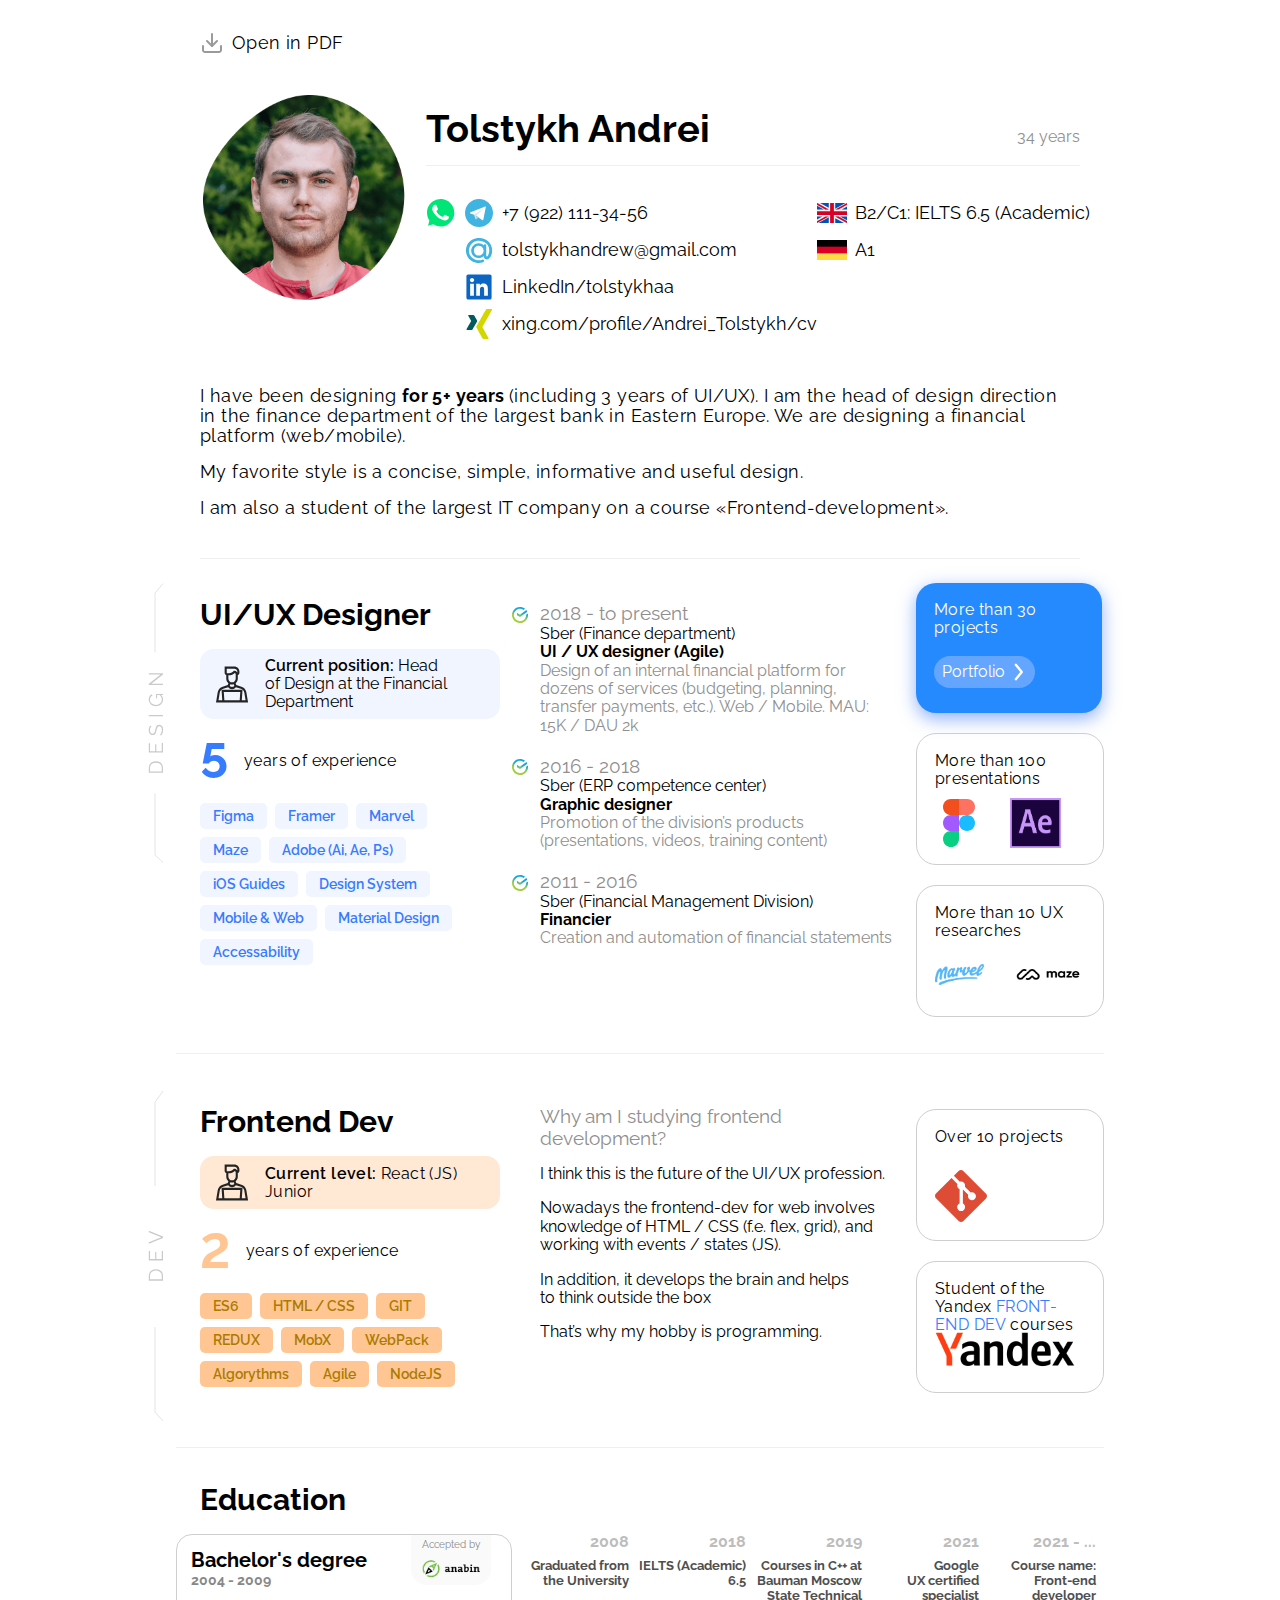
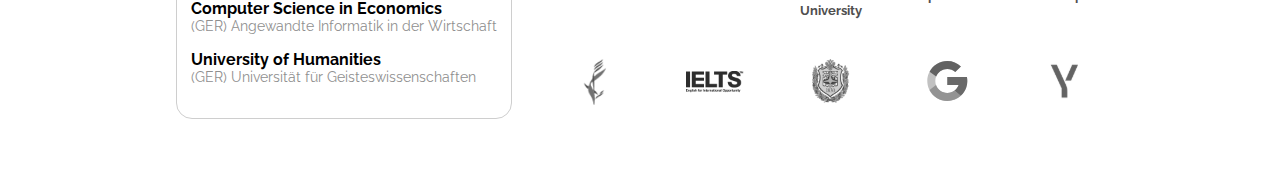
<file: index.html>
<!DOCTYPE html>
<html lang="en">

<head>
    <meta charset="UTF-8">
    <meta name="viewport" content="width=device-width, initial-scale=1.0">
    <title>CV Tolstykh Andrei</title>
    <link rel="icon" type="image/x-icon" href="./images/favicon.ico">
    <link rel="stylesheet" href="pages/index.css">
    <link rel="preconnect" href="https://fonts.googleapis.com">
    <link href="https://fonts.googleapis.com/css2?family=Raleway:wght@400;600;700&display=swap" rel="stylesheet">
    <!-- Yandex.Metrika counter -->
    <script type="text/javascript">
        (function (m, e, t, r, i, k, a) {
            m[i] = m[i] || function () { (m[i].a = m[i].a || []).push(arguments) };
            m[i].l = 1 * new Date(); k = e.createElement(t), a = e.getElementsByTagName(t)[0], k.async = 1, k.src = r, a.parentNode.insertBefore(k, a)
        })
            (window, document, "script", "https://mc.yandex.ru/metrika/tag.js", "ym");

        ym(88806616, "init", {
            clickmap: true,
            trackLinks: true,
            accurateTrackBounce: true,
            webvisor: true
        });
    </script>
    <noscript>
        <div><img src="https://mc.yandex.ru/watch/88806616" style="position:absolute; left:-9999px;" alt="" /></div>
    </noscript>
    <!-- /Yandex.Metrika counter -->
</head>

<body class="body">
    <header class="header">
        <a href="https://1drv.ms/b/s!AvKeXhBN05m0k2jjxdmj_yU2e0-f?e=BJ2xz5" class="header__save-to-pdf cv__text"
            target="_blank">Open in PDF</a>
    </header>
    <main class="main">
        <section class="about">
            <img src="./images/__link_photo.png" alt="MyPhoto" class="about__photo">
            <div class="name-section">
                <h1 class="about__name">Tolstykh Andrei</h1>
                <p class="about__age">34 years</p>
            </div>
            <ul class="contacts">
                <li class="contacts__link">
                    <img src="./images/__link_whatsap.svg" alt="" class="contacts__icon contacts__telephone">
                    <img src="./images/__link_telegram.svg" alt="" class="contacts__icon contacts__telephone">
                    <p class="contacts__text">+7 (922) 111-34-56</p>
                </li>
                <li class="contacts__link">
                    <img src="./images/__link_mail.svg" alt="email" class="contacts__icon">
                    <a href="mailto:tolstykhandrew@gmail.com"
                        class="contacts__text contacts__hover">tolstykhandrew@gmail.com</a>
                </li>
                <li class="contacts__link">
                    <img src="./images/__link_linkedin.svg" alt="linkedin" class="contacts__icon">
                    <a href="https://www.linkedin.com/in/tolstykhaa" class="contacts__text contacts__hover"
                        target="_blank">LinkedIn/tolstykhaa</a>
                </li>
                <li class="contacts__link">
                    <img src="./images/__icon__xing.svg" alt="xing" class="contacts__icon">
                    <a href="https://www.xing.com/profile/Andrei_Tolstykh/cv" class="contacts__text contacts__hover"
                        target="_blank">xing.com/profile/Andrei_Tolstykh/cv</a>
                </li>
                <li class="contacts__link">
                    <img src="./images/__link_eng.svg" alt="english" class="contacts__icon contacts__link_right">
                    <p class="contacts__text">B2/C1: IELTS 6.5 (Academic)</p>
                </li>
                <li class="contacts__link contacts__link_right">
                    <img src="./images/__link_germany.svg" alt="deutsch" class="contacts__icon contacts__link_right">
                    <p class="contacts__text">A1</p>
                </li>

            </ul>
        </section>

        <section class="description">
            <p class="cv__text description__paragraph">I&nbsp;have been designing <span class="cv__text_bold">for
                    5+&nbsp;years </span> (including 3&nbsp;years of&nbsp;UI/UX). I&nbsp;am the head of&nbsp;design
                direction in&nbsp;the finance department of&nbsp;the largest bank in&nbsp;Eastern Europe. We&nbsp;are
                designing a&nbsp;financial platform (web/mobile).</p>
            <p class="cv__text description__paragraph">My&nbsp;favorite style is&nbsp;a&nbsp;concise, simple,
                informative and useful design.</p>
            <p class="cv__text description__paragraph">I&nbsp;am also a&nbsp;student of&nbsp;the largest&nbsp;IT company
                on&nbsp;a&nbsp;course &laquo;Frontend-development&raquo;.</p>
        </section>

        <section class="experience">
            <img class="experience__part" src="./images/__design-frame.svg" alt="">
            <div class="experience__description">
                <h2 class="experience__name">UI/UX Designer</h2>
                <div class="experience__current-position experience__current-position_type_design">
                    <img src="./images/__experience.svg" alt="" class="experience__current-position-image">
                    <p class="experience__current-position-description"><span class="experience__bold-text">Current
                            position: </span>Head of&nbsp;Design at&nbsp;the Financial Department</p>
                </div>
                <div class="experience__years">
                    <p class="experience__year experience__year_type_indesign">5</p>
                    <p class="experience__years_text-description cv__text">years of experience</p>
                </div>
                <ul class="systems">
                    <li class="systems__block systems__design-block">Figma</li>
                    <li class="systems__block systems__design-block">Framer</li>
                    <li class="systems__block systems__design-block">Marvel</li>
                    <li class="systems__block systems__design-block">Maze</li>
                    <li class="systems__block systems__design-block">Adobe (Ai, Ae, Ps)</li>
                    <li class="systems__block systems__design-block">iOS Guides</li>
                    <li class="systems__block systems__design-block">Design System</li>
                    <li class="systems__block systems__design-block">Mobile & Web</li>
                    <li class="systems__block systems__design-block">Material Design</li>
                    <li class="systems__block systems__design-block">Accessability</li>
                </ul>
            </div>

            <div class="education">
                <div class="education__part">
                    <img class="education__sber-logo" src="./images/__icon__sber.svg" alt="sberlogo">
                    <h3 class="education__period">2018 - to present</h3>
                    <p class="education__place">Sber (Finance department)</p>
                    <p class="education__vacancy">UI / UX designer (Agile)</p>
                    <p class="education__period">Design of&nbsp;an&nbsp;internal financial platform for dozens
                        of&nbsp;services (budgeting, planning, transfer payments, etc.). Web&nbsp;/ Mobile. MAU:
                        15K&nbsp;/ DAU&nbsp;2k</p>
                </div>

                <div class="education__part">
                    <img class="education__sber-logo" src="./images/__icon__sber.svg" alt="sberlogo">
                    <h3 class="education__period">2016 - 2018</h3>
                    <p class="education__place">Sber (ERP competence center)</p>
                    <p class="education__vacancy">Graphic designer</p>
                    <p class="education__period">Promotion of&nbsp;the division&rsquo;s products (presentations, videos,
                        training content)</p>
                </div>

                <div class="education__part">
                    <img class="education__sber-logo" src="./images/__icon__sber.svg" alt="sberlogo">
                    <h3 class="education__period">2011 - 2016</h3>
                    <p class="education__place">Sber (Financial Management Division)</p>
                    <p class="education__vacancy">Financier</p>
                    <p class="education__period">Creation and automation of&nbsp;financial statements</p>
                </div>
            </div>

            <div class="experience__links experience__links_type_design">
                <div class="experience__cards experience__cards_type_design">
                    <a href="https://gelserkirchen.github.io/CV_Tolstykh/projects.html"
                        class="experience__card experience__card_type_figma link" target="_blank">
                        <h3 class="experience__card-description cv__text experience__card-description_type_projects">
                            More
                            than 30 projects</h3>
                        <form>
                            <button class="projects__back-button portfolio__button" type="submit"
                                formaction="https://gelserkirchen.github.io/CV_Tolstykh/projects.html">Portfolio<img
                                    class="projects__back-button-icon" src="./images/__icon_forward.svg"
                                    alt="back button"></button>
                        </form>
                    </a>

                    <a href="https://1drv.ms/b/s!AvKeXhBN05m0k2knJa1nVAWmZu4z?e=1VBKkc"
                        class="experience__card experience__card_type_presentations link" target="_blank">
                        <h3
                            class="experience__card-description cv__text experience__card-description_type_presentations">
                            More than 100 presentations</h3>
                        <img src="./images/__icon_figma.svg" alt="figma logo" class="experience__card-logo_type_figma">
                        <img src="./images/__icon_ae.png" alt="after effects logo"
                            class="experience__card-logo_type_ae">
                    </a>

                    <a href="https://www.figma.com/file/Y6zSAjcnsl3BU4FR2qymHz/portfolio-Tolstykh?node-id=1938%3A35145"
                        class="experience__card experience__card_type_presentations link" target="_blank">
                        <h3
                            class="experience__card-description cv__text experience__card-description_type_presentations">
                            More than 10 UX researches</h3>
                        <img src="./images/__icon_marvel.png" alt="figma logo"
                            class="experience__card-logo_type_marvel">
                        <img src="./images/__icon_maze.png" alt="after effects logo"
                            class="experience__card-logo_type_maze">
                    </a>
                </div>
            </div>
        </section>

        <section class="experience">
            <img src="./images/__dev-frame.svg" alt="" class="experience__part">
            <div class="experience__description">
                <h2 class="experience__name">Frontend Dev</h2>
                <div class="experience__current-position experience__current-position_type_dev">
                    <img src="./images/__experience.svg" alt="" class="experience__current-position-image">
                    <p class="experience__current-position-description cv__text"><span
                            class="experience__bold-text">Current level: </span>React
                        (JS) Junior</p>
                </div>
                <div class="experience__years">
                    <p class="experience__year experience__year_type_dev">2</p>
                    <p class="experience__years_text-description cv__text">years of experience</p>
                </div>
                <ul class="systems">
                    <li class="systems__block systems__dev-block">ES6</li>
                    <li class="systems__block systems__dev-block">HTML / CSS</li>
                    <li class="systems__block systems__dev-block">GIT</li>
                    <li class="systems__block systems__dev-block">REDUX</li>
                    <li class="systems__block systems__dev-block">MobX</li>
                    <li class="systems__block systems__dev-block">WebPack</li>
                    <li class="systems__block systems__dev-block">Algorythms</li>
                    <li class="systems__block systems__dev-block">Agile</li>
                    <li class="systems__block systems__dev-block">NodeJS</li>
                </ul>
            </div>

            <div class="education education__programming">
                <div class="education__part">
                    <h3 class="education__period dev-description">Why am&nbsp;I studying frontend development?</h3>
                    <p class="education__place dev-description">I&nbsp;think this is&nbsp;the future of&nbsp;the UI/UX
                        profession.</p>
                    <p class="education__place dev-description">Nowadays the frontend-dev for web involves knowledge
                        of&nbsp;HTML&nbsp;/ CSS (f.e. flex, grid), and working with events&nbsp;/ states (JS).</p>
                    <p class="education__place dev-description">In&nbsp;addition, it&nbsp;develops the brain and helps
                        to&nbsp;think outside the box</p>
                    <p class="education__place dev-description">That&rsquo;s why my&nbsp;hobby is&nbsp;programming.</p>
                </div>
            </div>

            <div class="experience__links experience__links_type_design">
                <div class="experience__cards experience__cards_type_design">
                    <a href="https://github.com/Gelserkirchen" class="experience__card link" target="_blank">
                        <h3 class="experience__card-description cv__text experience__card-description_type_git">Over 10
                            projects</h3>
                        <div class="experience__card-image">
                            <img src="./images/__icon_git.svg" alt="" class="experience__card-logo_type_git">
                        </div>
                    </a>

                    <a href="#" class="experience__card experience__card_type_yandex link" target="_blank">
                        <h3 class="experience__card-description cv__text experience__card-description_type_yandex">
                            Student
                            of the Yandex <span class="experience__frontend-selection">FRONT-END DEV</span> courses</h3>
                        <div class="experience__card-image">
                            <img src="./images/__icon_yandex.png" alt="" class="experience__card-logo_type_yandex">
                        </div>
                    </a>
                </div>
            </div>
        </section>

        <section class="education__bottom">

            <div class="education__part-one">
                <h2 class="experience__name education__name-header">Education</h2>
            </div>

            <div class="education__part-two">
                <div class="education__description">
                    <div class="education__logo">
                        <p class="education__anabin-header">Accepted by</p>
                        <img class="education__anabin" src="./images/__image__anabin-logo.png" alt="anabin logo">
                    </div>

                    <h2 class="education__card-header">Bachelor's degree</h2>
                    <p class="education__card-period">2004 - 2009</p>
                    <div class="education__uni">
                        <p class="education__uni-name">Computer Science in Economics</p>
                        <p class="education__uni-name-in-deu">(GER) Angewandte Informatik in der Wirtschaft</p>
                    </div>

                    <div class="education__uni">
                        <p class="education__uni-name">University of Humanities</p>
                        <p class="education__uni-name-in-deu">(GER) Universität für Geisteswissenschaften</p>
                    </div>

                </div>

                <ul class="education__cards">
                    <li class="education__card">
                        <div class="education__description-container">
                            <h3 class="education__card-year">2008</h3>
                            <p class="education__card-description">Graduated from the University</p>
                        </div>
                        <div class="education__image-container">
                            <img src="./images/__edu_gu.png" alt="Logo of humanitarian University"
                                class="education__card_image">
                        </div>
                    </li>

                    <li class="education__card">
                        <div class="education__description-container">
                            <h3 class="education__card-year">2018</h3>
                            <p class="education__card-description">IELTS (Academic) 6.5</p>
                        </div>
                        <div class="education__image-container">
                            <img src="./images/__edu_ielts.png" alt="" class="education__card_image">
                        </div>
                    </li>

                    <li class="education__card">
                        <div class="education__description-container">
                            <h3 class="education__card-year">2019</h3>
                            <p class="education__card-description">Courses in&nbsp;C++&nbsp;at Bauman Moscow State
                                Technical
                                University</p>
                        </div>
                        <div class="education__image-container">
                            <img src="./images/__edu_bauman.png" alt="" class="education__card_image">
                        </div>
                    </li>

                    <li class="education__card">
                        <div class="education__description-container">
                            <h3 class="education__card-year">2021</h3>
                            <p class="education__card-description">Google UX&nbsp;certified specialist</p>
                        </div>
                        <div class="education__image-container">
                            <img src="./images/__icon_google.svg" alt="" class="education__card_image">
                        </div>
                    </li>

                    <li class="education__card">
                        <div class="education__description-container">
                            <h3 class="education__card-year">2021 - ...</h3>
                            <p class="education__card-description">Course name: Front-end developer</p>
                        </div>
                        <div class="education__image-container">
                            <img src="./images/__edu_yandex.svg" alt="" class="education__card_image">
                        </div>
                    </li>
                </ul>
            </div>

        </section>
    </main>
</body>

</html>
</file>
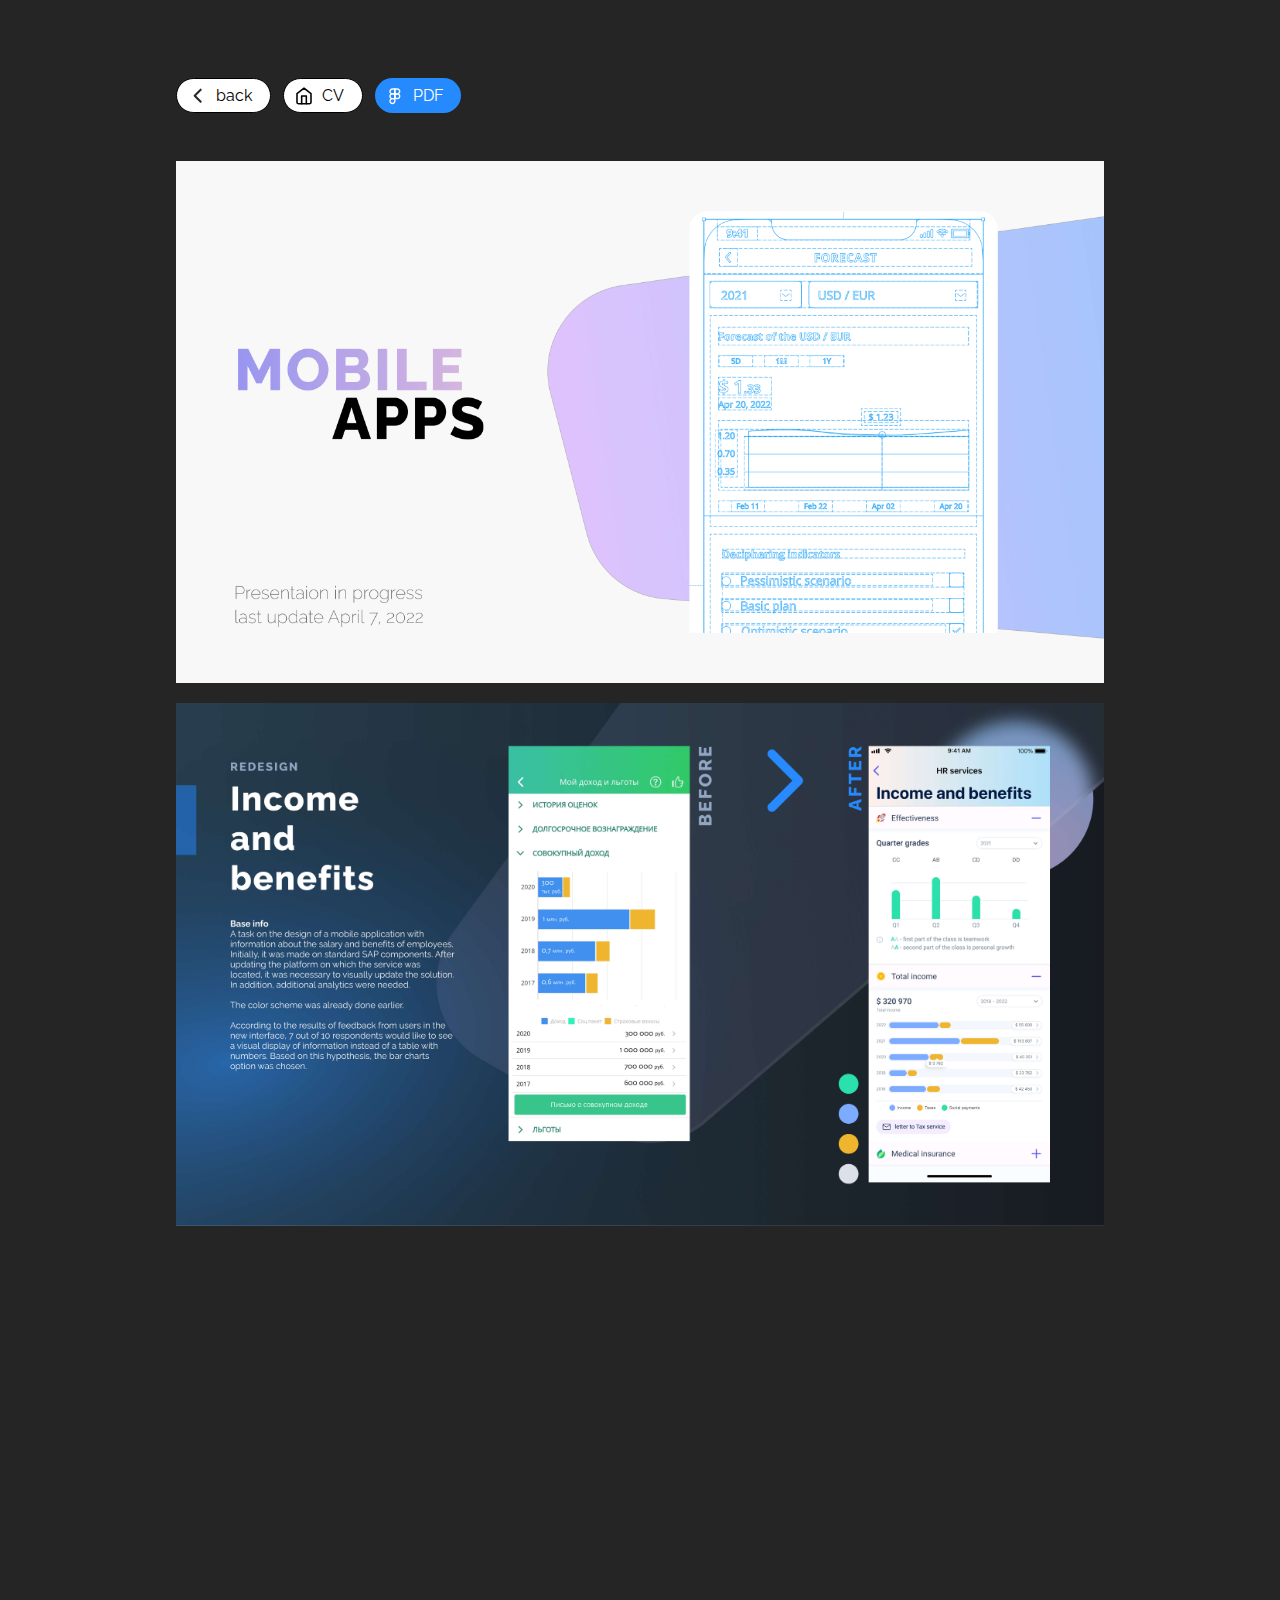
<file: mobile.html>
<!DOCTYPE html>
<html lang="en">

<head>
    <meta charset="UTF-8">
    <meta http-equiv="X-UA-Compatible" content="IE=edge">
    <meta name="viewport" content="width=device-width, initial-scale=1.0">
    <title>Mobile projects</title>
    <link rel="icon" type="image/x-icon" href="./images/favicon.ico">
    <link rel="stylesheet" href="pages/index.css">
    <link rel="preconnect" href="https://fonts.googleapis.com">
    <link href="https://fonts.googleapis.com/css2?family=Raleway:wght@400;600;700&display=swap" rel="stylesheet">
    <link rel="stylesheet" href="https://unpkg.com/aos@next/dist/aos.css" />
    <!-- Yandex.Metrika counter -->
    <script type="text/javascript">
        (function (m, e, t, r, i, k, a) {
            m[i] = m[i] || function () { (m[i].a = m[i].a || []).push(arguments) };
            m[i].l = 1 * new Date(); k = e.createElement(t), a = e.getElementsByTagName(t)[0], k.async = 1, k.src = r, a.parentNode.insertBefore(k, a)
        })
            (window, document, "script", "https://mc.yandex.ru/metrika/tag.js", "ym");

        ym(88806616, "init", {
            clickmap: true,
            trackLinks: true,
            accurateTrackBounce: true,
            webvisor: true
        });
    </script>
    <noscript>
        <div><img src="https://mc.yandex.ru/watch/88806616" style="position:absolute; left:-9999px;" alt="" /></div>
    </noscript>
    <!-- /Yandex.Metrika counter -->
</head>

<body class="body body__mobile">
    <header class="header">
    </header>

    <main class="mobile__projects">
        <section class="projects">
            <form class="projects__button-forms">
                <button class="projects__back-button" type="submit"
                    formaction="https://gelserkirchen.github.io/CV_Tolstykh/projects.html" target="_blank"><img
                        class="projects__back-button-icon" src="./images/__icon_back.svg"
                        alt="back button">back</button>
                <button class="projects__back-button" type="submit"
                    formaction="https://gelserkirchen.github.io/CV_Tolstykh/index.html" target="_blank"><img
                        class="projects__back-button-icon projects__back-button-icon_blue"
                        src="./images/__icon_home.svg" alt="go to main page (CV)">CV</button>
                <button class="projects__back-button projects__back-button_blue" type="submit"
                    formaction="https://1drv.ms/b/s!AvKeXhBN05m0k2v3PKA1eTBrX4nw?e=saaYYh" target="_blank"><img
                        class="projects__back-button-icon projects__back-button-icon_blue"
                        src="./images/__icon_figma-white.svg" alt="download pdf">PDF</button>
            </form>
        </section>

        <img class="pictures" data-aos="fade-up" src="./images/mobile/01.jpg">
        <img class="pictures" data-aos="fade-up" src="./images/mobile/02.jpg">
        <img class="pictures" data-aos="fade-up" data-aos-offset="300" src="./images/mobile/03.jpg">
        <img class="pictures" data-aos="fade-up" src="./images/mobile/04.jpg">
        <img class="pictures" data-aos="fade-up" src="./images/mobile/05.jpg">
        <img class="pictures" data-aos="fade-up" src="./images/mobile/06.jpg">
        <img class="pictures" data-aos="fade-up" src="./images/mobile/07.jpg">
        <img class="pictures" data-aos="fade-right" src="./images/mobile/08.jpg">
        <img class="pictures" data-aos="fade-left" src="./images/mobile/09.jpeg">
    </main>

    <script src="https://unpkg.com/aos@next/dist/aos.js"></script>
    <script>
        AOS.init();
    </script>
</body>

</html>
</file>
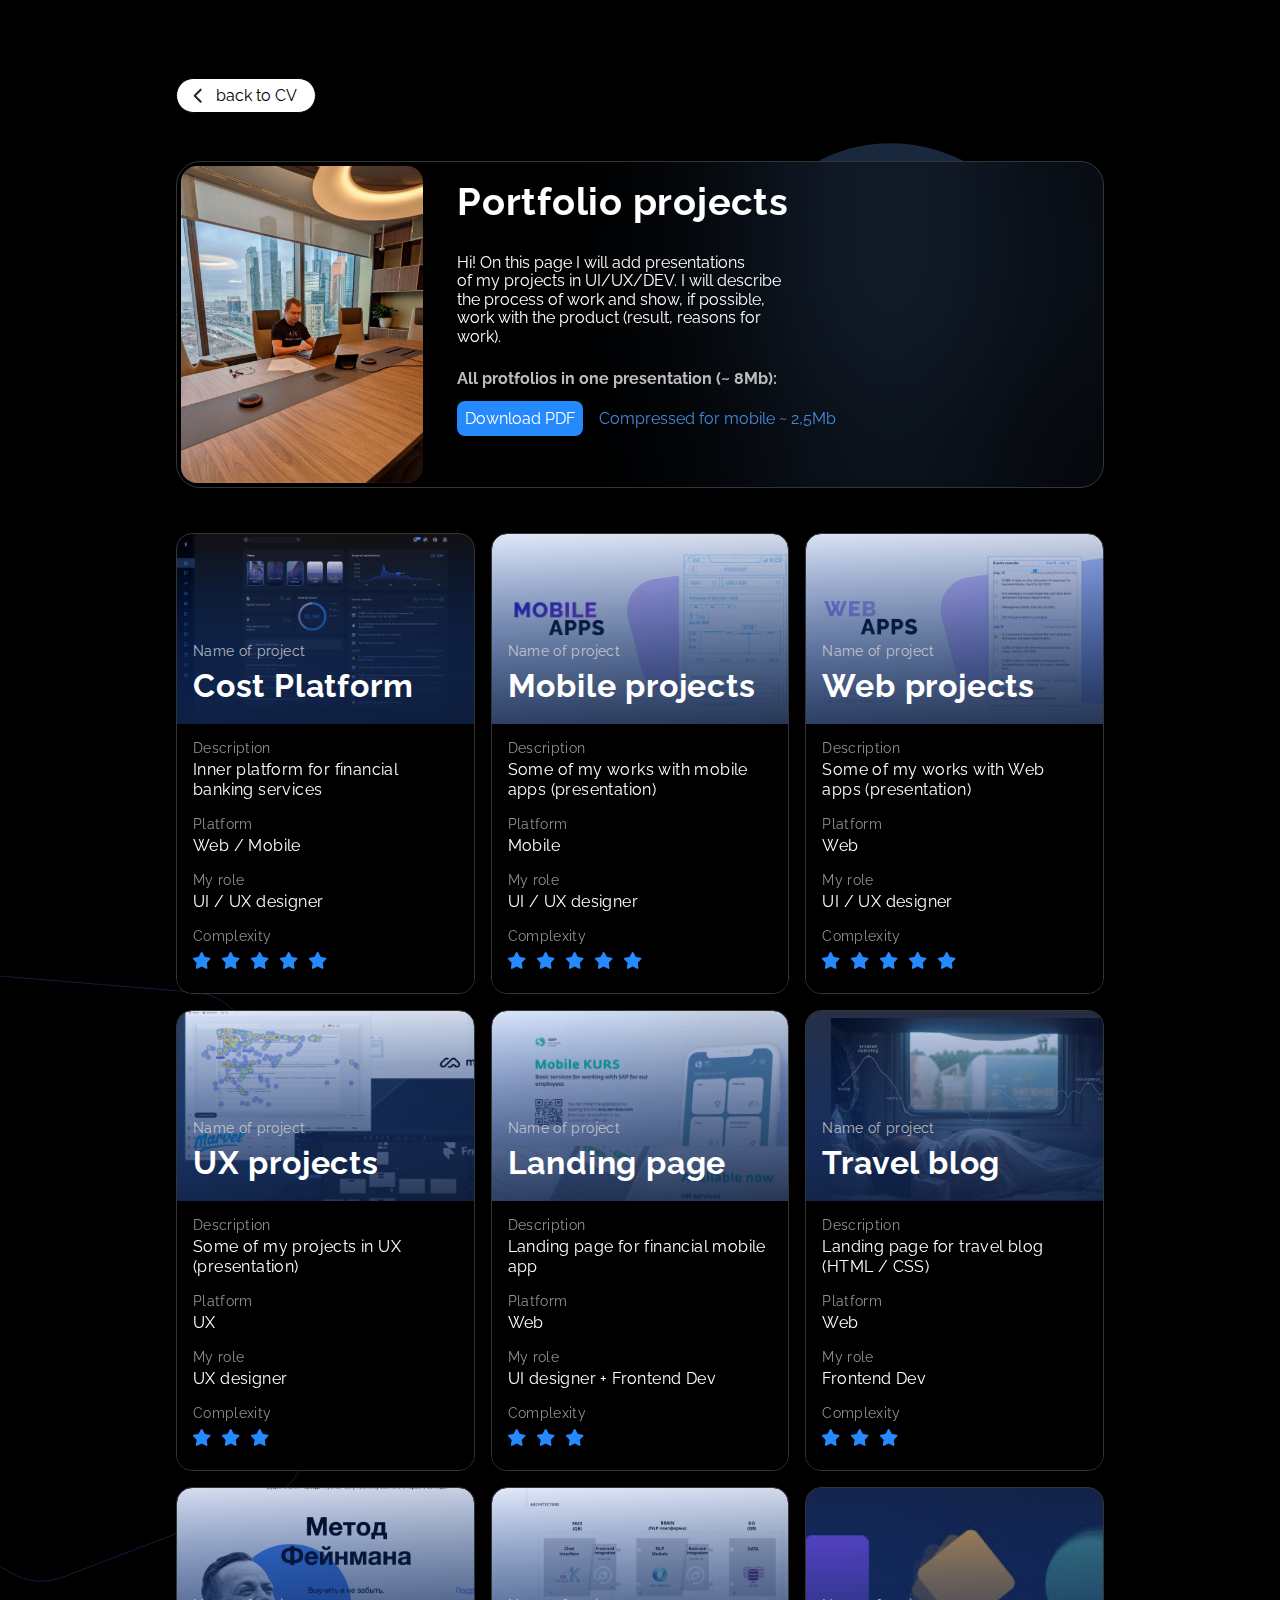
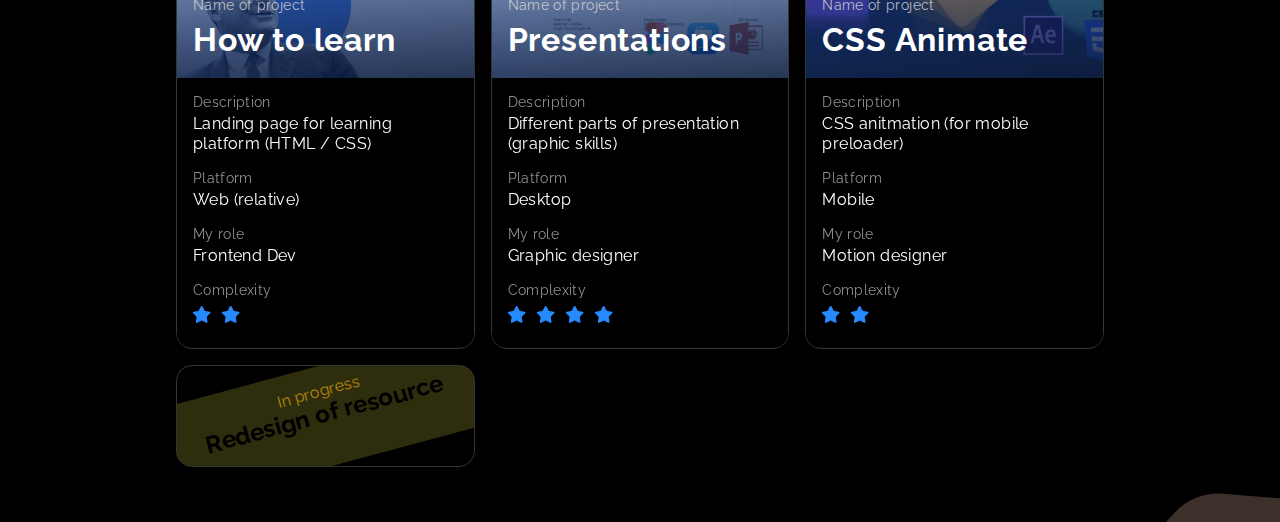
<file: projects.html>
<!DOCTYPE html>
<html lang="en">

<head>
    <meta charset="UTF-8">
    <meta http-equiv="X-UA-Compatible" content="IE=edge">
    <meta name="viewport"
        content="width=device-width, user-scalable=no, initial-scale=1.0, maximum-scale=1.0, minimum-scale=1.0">
    <title>Projects page</title>
    <link rel="icon" type="image/x-icon" href="./images/favicon.ico">
    <link rel="stylesheet" href="pages/index.css">
    <link rel="preconnect" href="https://fonts.googleapis.com">
    <link href="https://fonts.googleapis.com/css2?family=Raleway:wght@400;600;700&display=swap" rel="stylesheet">
    <!-- Yandex.Metrika counter -->
    <script type="text/javascript">
        (function (m, e, t, r, i, k, a) {
            m[i] = m[i] || function () { (m[i].a = m[i].a || []).push(arguments) };
            m[i].l = 1 * new Date(); k = e.createElement(t), a = e.getElementsByTagName(t)[0], k.async = 1, k.src = r, a.parentNode.insertBefore(k, a)
        })
            (window, document, "script", "https://mc.yandex.ru/metrika/tag.js", "ym");

        ym(88806616, "init", {
            clickmap: true,
            trackLinks: true,
            accurateTrackBounce: true,
            webvisor: true
        });
    </script>
    <noscript>
        <div><img src="https://mc.yandex.ru/watch/88806616" style="position:absolute; left:-9999px;" alt="" /></div>
    </noscript>
    <!-- /Yandex.Metrika counter -->
</head>

<body class="body body__type_projects">
    <header class="header">
    </header>

    <main class="projects">
        <form class="projects__button-forms" action="https://gelserkirchen.github.io/CV_Tolstykh/index.html"
            method="get">
            <button class="projects__back-button" type="submit"
                formaction="https://gelserkirchen.github.io/CV_Tolstykh/index.html"><img
                    class="projects__back-button-icon" src="./images/__icon_back.svg" alt="back button">back to
                CV</button>
        </form>
        <div class="projects__description">
            <img class="project__image-me" src="./images/__image_me.jpeg" alt="at work">
            <div class="projects__description-text">
                <h1 class="about__name projects__header projects__header-pp">Portfolio projects</h1>
                <p class="project__description_subheader-text">Hi! On&nbsp;this page&nbsp;I will add presentations
                    of&nbsp;my&nbsp;projects in&nbsp;UI/UX/DEV. I&nbsp;will describe the process of&nbsp;work and show,
                    if&nbsp;possible, work with the product (result, reasons for work).</p>
                <p class="project__description_subheader-text presentation-link_header">All protfolios in one
                    presentation (~ 8Mb):</p>
                <div class="presentations-buttons">
                    <div class="presentation-link"><a class="blue-link blue-link_type_button"
                            href="https://1drv.ms/b/s!AvKeXhBN05m0k3EcfM90F9lP4Qxb?e=ag6hfq" target="_blank"><span
                                class="blue-link_white-text">Download PDF</span></a></div>
                    <div class="presentation-link"><a class="blue-link"
                            href="https://1drv.ms/b/s!AvKeXhBN05m0k23y1LKDE3OLqnSz?e=8Rf9Pn" target="_blank"><span
                                class="blue-link">Compressed for mobile ~ 2,5Mb</span></a></div>
                </div>
            </div>
        </div>

        <div class="projects__cards">
            <a href="https://gelserkirchen.github.io/CV_Tolstykh/sc_platform.html" class="projects__card">
                <div class="projects__card-image projects__card-image_cost-platform">
                    <p class="projects__card-header projects__card-image-header">Name of project</p>
                    <h1 class="projects__card-image-text">Cost Platform</h1>
                    <img class="projects__image-of-card" src="./images/__image_cost-platform.jpeg"></img>
                </div>
                <div class="projects__card-description">
                    <h3 class="projects__card-header">
                        Description
                    </h3>
                    <p class="projects__card-text">
                        Inner platform for financial banking services
                    </p>

                    <h3 class="projects__card-header">
                        Platform
                    </h3>
                    <p class="projects__card-text">
                        Web / Mobile
                    </p>

                    <h3 class="projects__card-header">
                        My role
                    </h3>
                    <p class="projects__card-text">
                        UI / UX designer
                    </p>

                    <h3 class="projects__card-header">
                        Complexity
                    </h3>
                    <ul class="projects__card-stars">
                        <li class="projects__card-star"><img src="./images/__icon_star.svg" alt="star icon"></li>
                        <li class="projects__card-star"><img src="./images/__icon_star.svg" alt="star icon"></li>
                        <li class="projects__card-star"><img src="./images/__icon_star.svg" alt="star icon"></li>
                        <li class="projects__card-star"><img src="./images/__icon_star.svg" alt="star icon"></li>
                        <li class="projects__card-star"><img src="./images/__icon_star.svg" alt="star icon"></li>
                    </ul>
                </div>
            </a>

            <a href="https://gelserkirchen.github.io/CV_Tolstykh/mobile.html" class="projects__card" target="_blank">
                <div class="projects__card-image projects__card-image_cost-platform">
                    <p class="projects__card-header projects__card-image-header image-hover">Name of project</p>
                    <h1 class="projects__card-image-text  image-hover">Mobile projects</h1>
                    <img class="projects__image-of-card" src="./images/__image_mobile-projects.jpeg"></img>
                </div>
                <div class="projects__card-description">
                    <h3 class="projects__card-header">
                        Description
                    </h3>
                    <p class="projects__card-text">
                        Some of my works with mobile apps (presentation)
                    </p>

                    <h3 class="projects__card-header">
                        Platform
                    </h3>
                    <p class="projects__card-text">
                        Mobile
                    </p>

                    <h3 class="projects__card-header">
                        My role
                    </h3>
                    <p class="projects__card-text">
                        UI / UX designer
                    </p>

                    <h3 class="projects__card-header">
                        Complexity
                    </h3>
                    <ul class="projects__card-stars">
                        <li class="projects__card-star"><img src="./images/__icon_star.svg" alt="star icon"></li>
                        <li class="projects__card-star"><img src="./images/__icon_star.svg" alt="star icon"></li>
                        <li class="projects__card-star"><img src="./images/__icon_star.svg" alt="star icon"></li>
                        <li class="projects__card-star"><img src="./images/__icon_star.svg" alt="star icon"></li>
                        <li class="projects__card-star"><img src="./images/__icon_star.svg" alt="star icon"></li>
                    </ul>
                </div>
            </a>

            <a href="https://gelserkirchen.github.io/CV_Tolstykh/web.html" class="projects__card" target="_blank">
                <div class="projects__card-image projects__card-image_cost-platform">
                    <p class="projects__card-header projects__card-image-header image-hover">Name of project</p>
                    <h1 class="projects__card-image-text  image-hover">Web projects</h1>
                    <img class="projects__image-of-card" src="./images/__image_web-projects.jpeg"></img>
                </div>
                <div class="projects__card-description">
                    <h3 class="projects__card-header">
                        Description
                    </h3>
                    <p class="projects__card-text">
                        Some of my works with Web apps (presentation)
                    </p>

                    <h3 class="projects__card-header">
                        Platform
                    </h3>
                    <p class="projects__card-text">
                        Web
                    </p>

                    <h3 class="projects__card-header">
                        My role
                    </h3>
                    <p class="projects__card-text">
                        UI / UX designer
                    </p>

                    <h3 class="projects__card-header">
                        Complexity
                    </h3>
                    <ul class="projects__card-stars">
                        <li class="projects__card-star"><img src="./images/__icon_star.svg" alt="star icon"></li>
                        <li class="projects__card-star"><img src="./images/__icon_star.svg" alt="star icon"></li>
                        <li class="projects__card-star"><img src="./images/__icon_star.svg" alt="star icon"></li>
                        <li class="projects__card-star"><img src="./images/__icon_star.svg" alt="star icon"></li>
                        <li class="projects__card-star"><img src="./images/__icon_star.svg" alt="star icon"></li>
                    </ul>
                </div>
            </a>

            <a href="https://gelserkirchen.github.io/CV_Tolstykh/ux.html" class="projects__card" target="_blank">
                <div class="projects__card-image projects__card-image_cost-platform">
                    <p class="projects__card-header projects__card-image-header image-hover">Name of project</p>
                    <h1 class="projects__card-image-text  image-hover">UX projects</h1>
                    <img class="projects__image-of-card" src="./images/__image_ux_projects.jpeg"></img>
                </div>
                <div class="projects__card-description">
                    <h3 class="projects__card-header">
                        Description
                    </h3>
                    <p class="projects__card-text">
                        Some of my projects in UX (presentation)
                    </p>

                    <h3 class="projects__card-header">
                        Platform
                    </h3>
                    <p class="projects__card-text">
                        UX
                    </p>

                    <h3 class="projects__card-header">
                        My role
                    </h3>
                    <p class="projects__card-text">
                        UX designer
                    </p>

                    <h3 class="projects__card-header">
                        Complexity
                    </h3>
                    <ul class="projects__card-stars">
                        <li class="projects__card-star"><img src="./images/__icon_star.svg" alt="star icon"></li>
                        <li class="projects__card-star"><img src="./images/__icon_star.svg" alt="star icon"></li>
                        <li class="projects__card-star"><img src="./images/__icon_star.svg" alt="star icon"></li>
                    </ul>
                </div>
            </a>

            <a href="https://www.behance.net/gallery/125598109/Page-banner-advertising" class="projects__card"
                target="_blank">
                <div class="projects__card-image projects__card-image_cost-platform ">
                    <p class="projects__card-header projects__card-image-header image-hover">Name of project</p>
                    <h1 class="projects__card-image-text image-hover">Landing page</h1>
                    <img class="projects__image-of-card" src="./images/__image_landing-page.jpeg"></img>
                </div>
                <div class="projects__card-description">
                    <h3 class="projects__card-header">
                        Description
                    </h3>
                    <p class="projects__card-text">
                        Landing page for financial mobile app
                    </p>

                    <h3 class="projects__card-header">
                        Platform
                    </h3>
                    <p class="projects__card-text">
                        Web
                    </p>

                    <h3 class="projects__card-header">
                        My role
                    </h3>
                    <p class="projects__card-text">
                        UI designer + Frontend Dev
                    </p>

                    <h3 class="projects__card-header">
                        Complexity
                    </h3>
                    <ul class="projects__card-stars">
                        <li class="projects__card-star"><img src="./images/__icon_star.svg" alt="star icon"></li>
                        <li class="projects__card-star"><img src="./images/__icon_star.svg" alt="star icon"></li>
                        <li class="projects__card-star"><img src="./images/__icon_star.svg" alt="star icon"></li>

                    </ul>
                </div>
            </a>

            <a href="https://gelserkirchen.github.io/russian-travel/index.html" class="projects__card" target="_blank">
                <div class="projects__card-image projects__card-image_cost-platform ">
                    <p class="projects__card-header projects__card-image-header image-hover">Name of project</p>
                    <h1 class="projects__card-image-text image-hover">Travel blog</h1>
                    <img class="projects__image-of-card" src="./images/__image_tourism_page.jpeg"></img>
                </div>
                <div class="projects__card-description">
                    <h3 class="projects__card-header">
                        Description
                    </h3>
                    <p class="projects__card-text">
                        Landing page for travel blog (HTML / CSS)
                    </p>

                    <h3 class="projects__card-header">
                        Platform
                    </h3>
                    <p class="projects__card-text">
                        Web
                    </p>

                    <h3 class="projects__card-header">
                        My role
                    </h3>
                    <p class="projects__card-text">
                        Frontend Dev
                    </p>

                    <h3 class="projects__card-header">
                        Complexity
                    </h3>
                    <ul class="projects__card-stars">
                        <li class="projects__card-star"><img src="./images/__icon_star.svg" alt="star icon"></li>
                        <li class="projects__card-star"><img src="./images/__icon_star.svg" alt="star icon"></li>
                        <li class="projects__card-star"><img src="./images/__icon_star.svg" alt="star icon"></li>
                    </ul>
                </div>
            </a>

            <a href="https://gelserkirchen.github.io/how-to-learn/" class="projects__card" target="_blank">
                <div class="projects__card-image projects__card-image_cost-platform ">
                    <p class="projects__card-header projects__card-image-header image-hover">Name of project</p>
                    <h1 class="projects__card-image-text image-hover">How to learn</h1>
                    <img class="projects__image-of-card" src="./images/__image_how-to-learn.jpeg"></img>
                </div>
                <div class="projects__card-description">
                    <h3 class="projects__card-header">
                        Description
                    </h3>
                    <p class="projects__card-text">
                        Landing page for learning platform (HTML / CSS)
                    </p>

                    <h3 class="projects__card-header">
                        Platform
                    </h3>
                    <p class="projects__card-text">
                        Web (relative)
                    </p>

                    <h3 class="projects__card-header">
                        My role
                    </h3>
                    <p class="projects__card-text">
                        Frontend Dev
                    </p>

                    <h3 class="projects__card-header">
                        Complexity
                    </h3>
                    <ul class="projects__card-stars">
                        <li class="projects__card-star"><img src="./images/__icon_star.svg" alt="star icon"></li>
                        <li class="projects__card-star"><img src="./images/__icon_star.svg" alt="star icon"></li>
                    </ul>
                </div>
            </a>

            <a href="https://1drv.ms/b/s!AvKeXhBN05m0k2knJa1nVAWmZu4z?e=1VBKkc" class="projects__card" target="_blank">
                <div class="projects__card-image projects__card-image_cost-platform ">
                    <p class="projects__card-header projects__card-image-header image-hover">Name of project</p>
                    <h1 class="projects__card-image-text image-hover">Presentations</h1>
                    <img class="projects__image-of-card" src="./images/__image_presentations.jpeg"></img>
                </div>
                <div class="projects__card-description">
                    <h3 class="projects__card-header">
                        Description
                    </h3>
                    <p class="projects__card-text">
                        Different parts of presentation (graphic skills)
                    </p>

                    <h3 class="projects__card-header">
                        Platform
                    </h3>
                    <p class="projects__card-text">
                        Desktop
                    </p>

                    <h3 class="projects__card-header">
                        My role
                    </h3>
                    <p class="projects__card-text">
                        Graphic designer
                    </p>

                    <h3 class="projects__card-header">
                        Complexity
                    </h3>
                    <ul class="projects__card-stars">
                        <li class="projects__card-star"><img src="./images/__icon_star.svg" alt="star icon"></li>
                        <li class="projects__card-star"><img src="./images/__icon_star.svg" alt="star icon"></li>
                        <li class="projects__card-star"><img src="./images/__icon_star.svg" alt="star icon"></li>
                        <li class="projects__card-star"><img src="./images/__icon_star.svg" alt="star icon"></li>
                    </ul>
                </div>
            </a>

            <a href="https://gelserkirchen.github.io/Sandbox/Animate/index.html" class="projects__card" target="_blank">
                <div class="projects__card-image projects__card-image_cost-platform ">
                    <p class="projects__card-header projects__card-image-header image-hover">Name of project</p>
                    <h1 class="projects__card-image-text image-hover">CSS Animate</h1>
                    <img class="projects__image-of-card" src="./images/__image_css-animation.jpeg"></img>
                </div>
                <div class="projects__card-description">
                    <h3 class="projects__card-header">
                        Description
                    </h3>
                    <p class="projects__card-text">
                        CSS anitmation (for mobile preloader)
                    </p>

                    <h3 class="projects__card-header">
                        Platform
                    </h3>
                    <p class="projects__card-text">
                        Mobile
                    </p>

                    <h3 class="projects__card-header">
                        My role
                    </h3>
                    <p class="projects__card-text">
                        Motion designer
                    </p>

                    <h3 class="projects__card-header">
                        Complexity
                    </h3>
                    <ul class="projects__card-stars">
                        <li class="projects__card-star"><img src="./images/__icon_star.svg" alt="star icon"></li>
                        <li class="projects__card-star"><img src="./images/__icon_star.svg" alt="star icon"></li>
                    </ul>
                </div>
            </a>

            <div class="projects__card projects__card_empty-card">
                <div class="projects__card_empty-container">
                    <p class="projects__card_description">In progress</p>
                    <h2 class="projects__card_header">Redesign of resource</h2>
                    <p class="projects__card_description"></p>
                </div>
            </div>
        </div>
    </main>
</body>




</html>
</file>
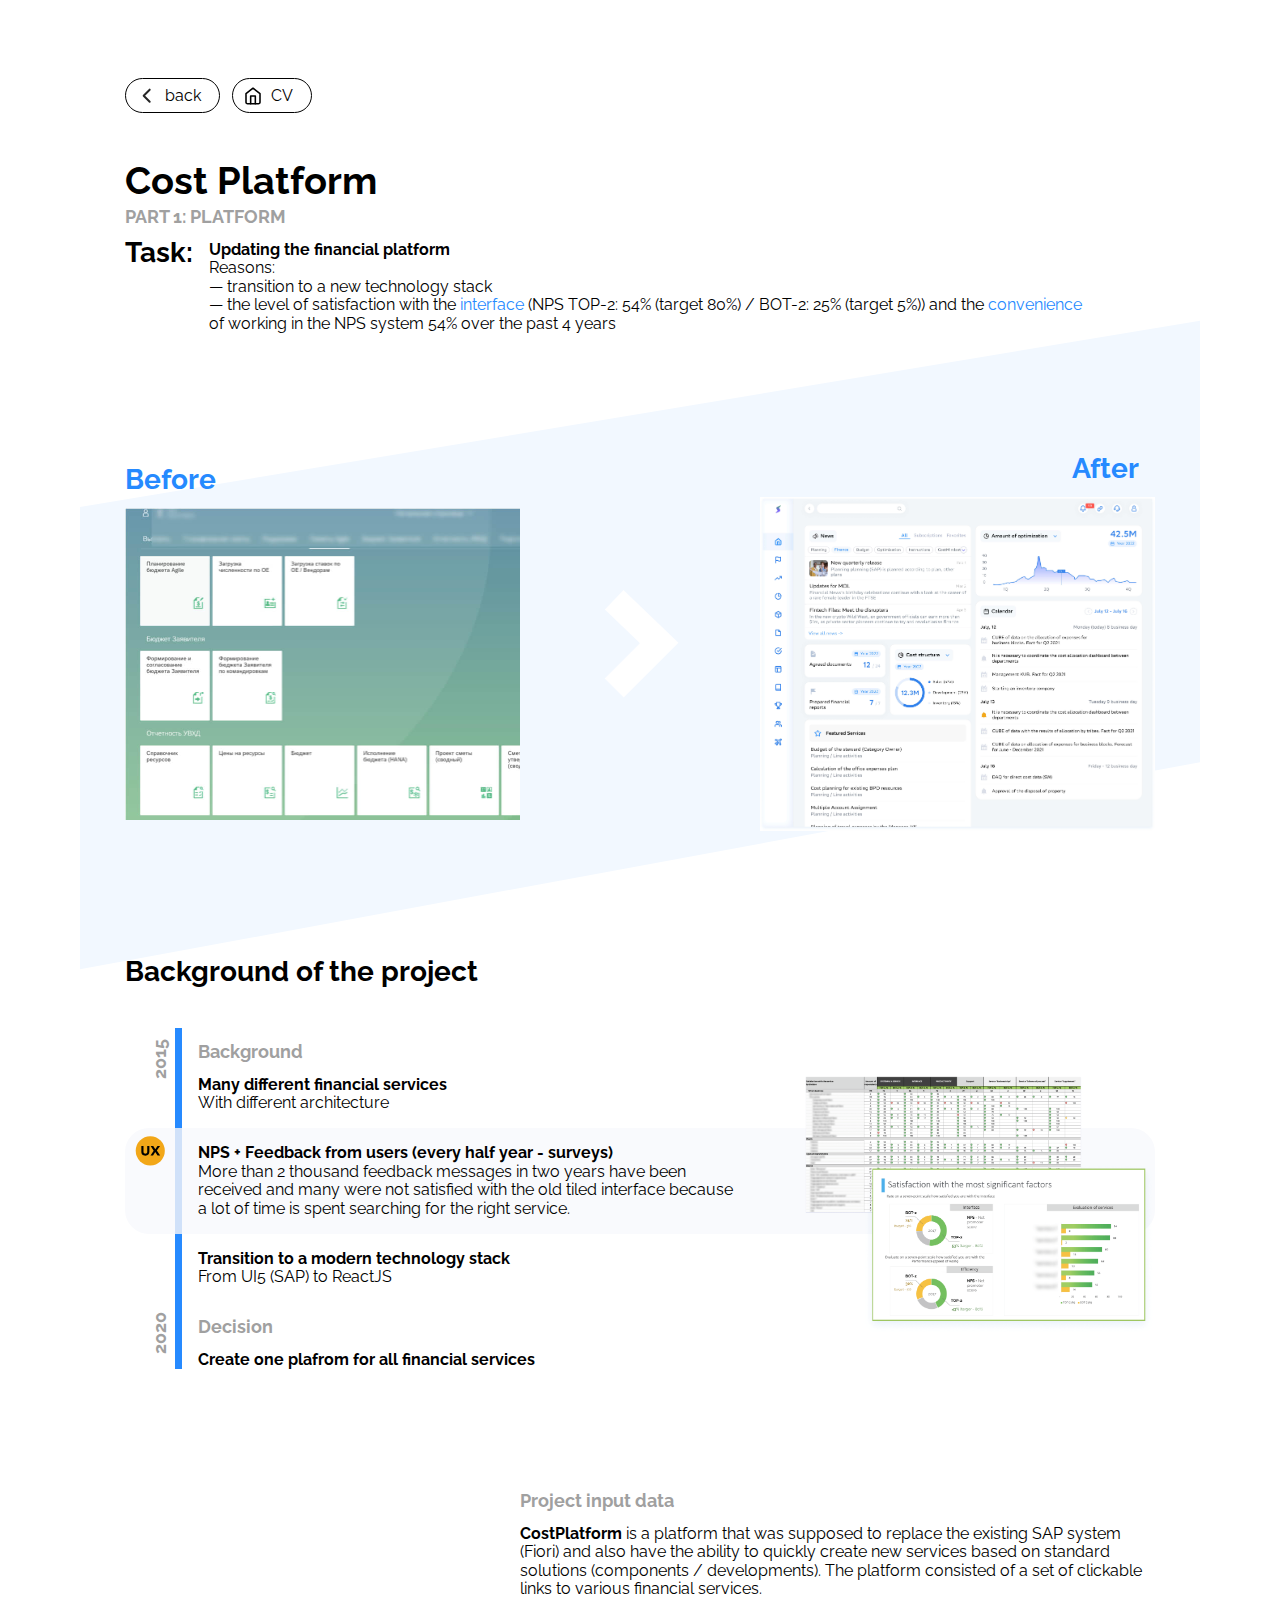
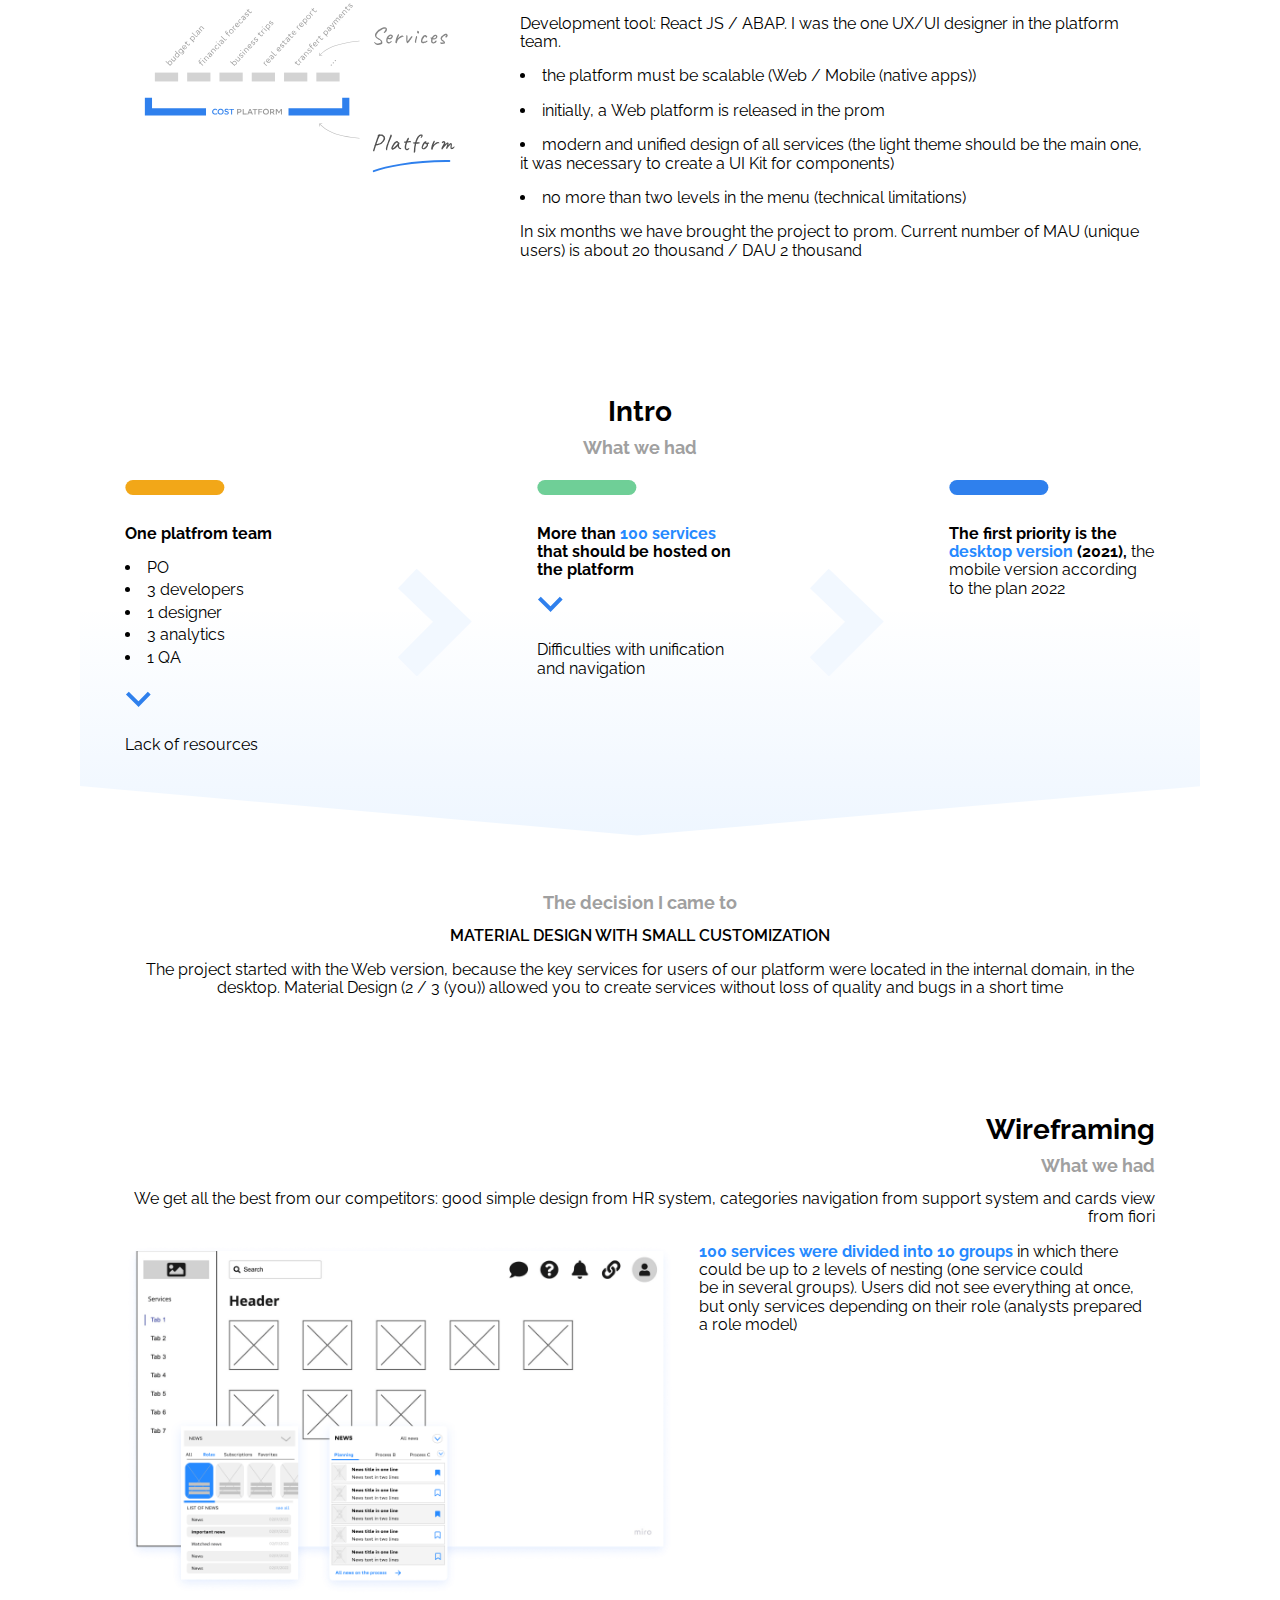
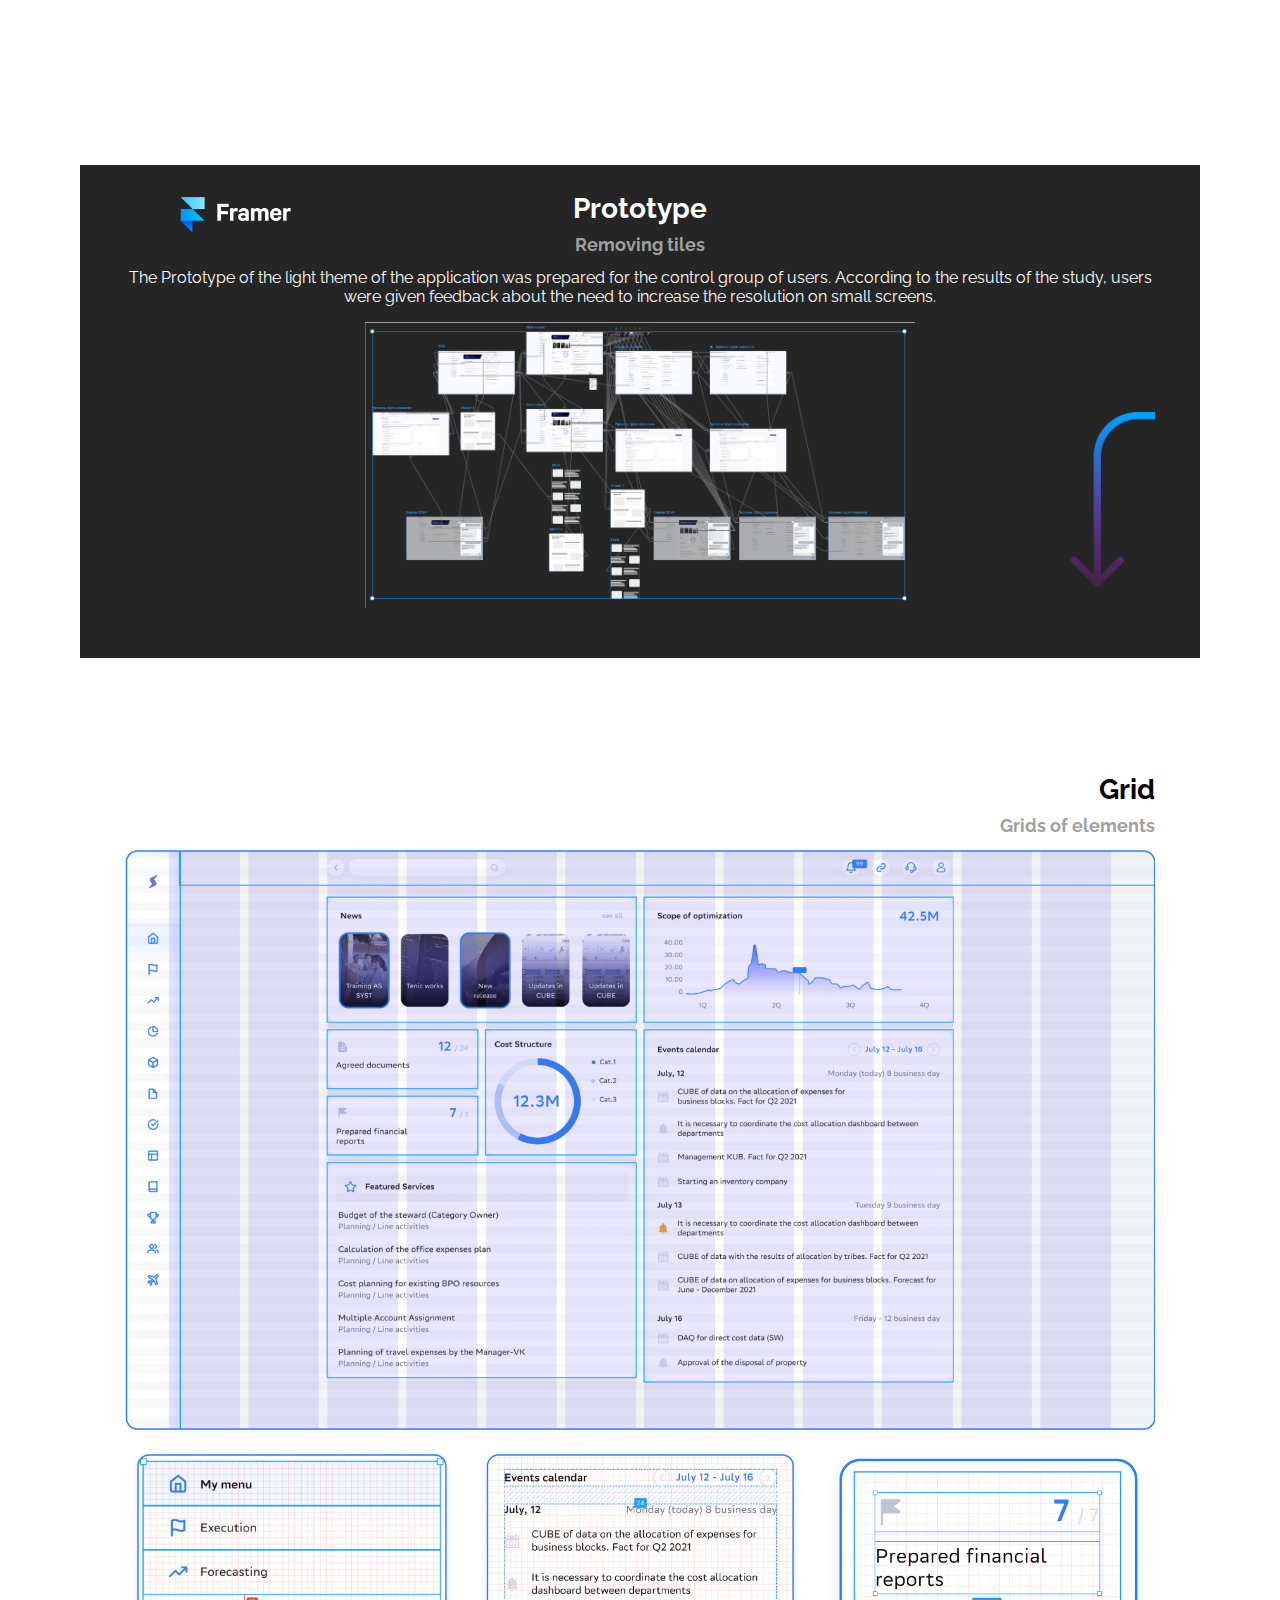
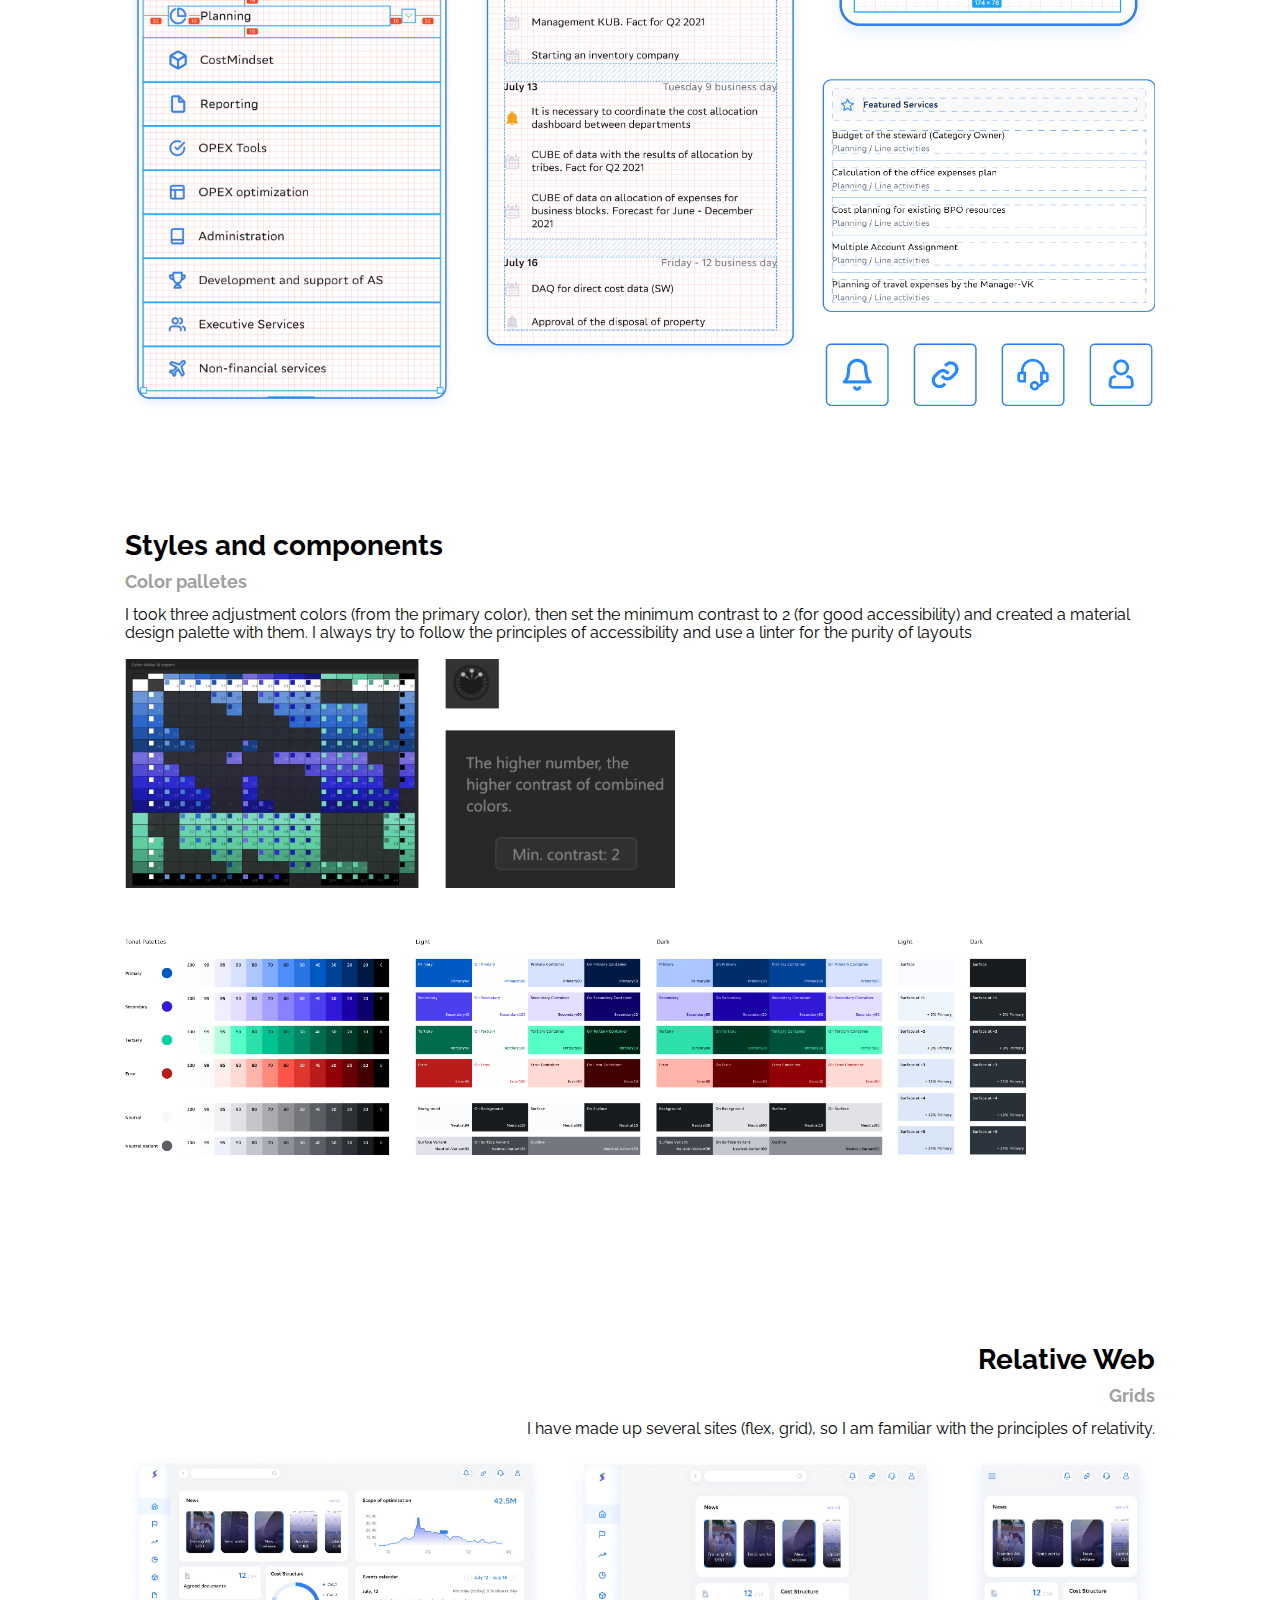
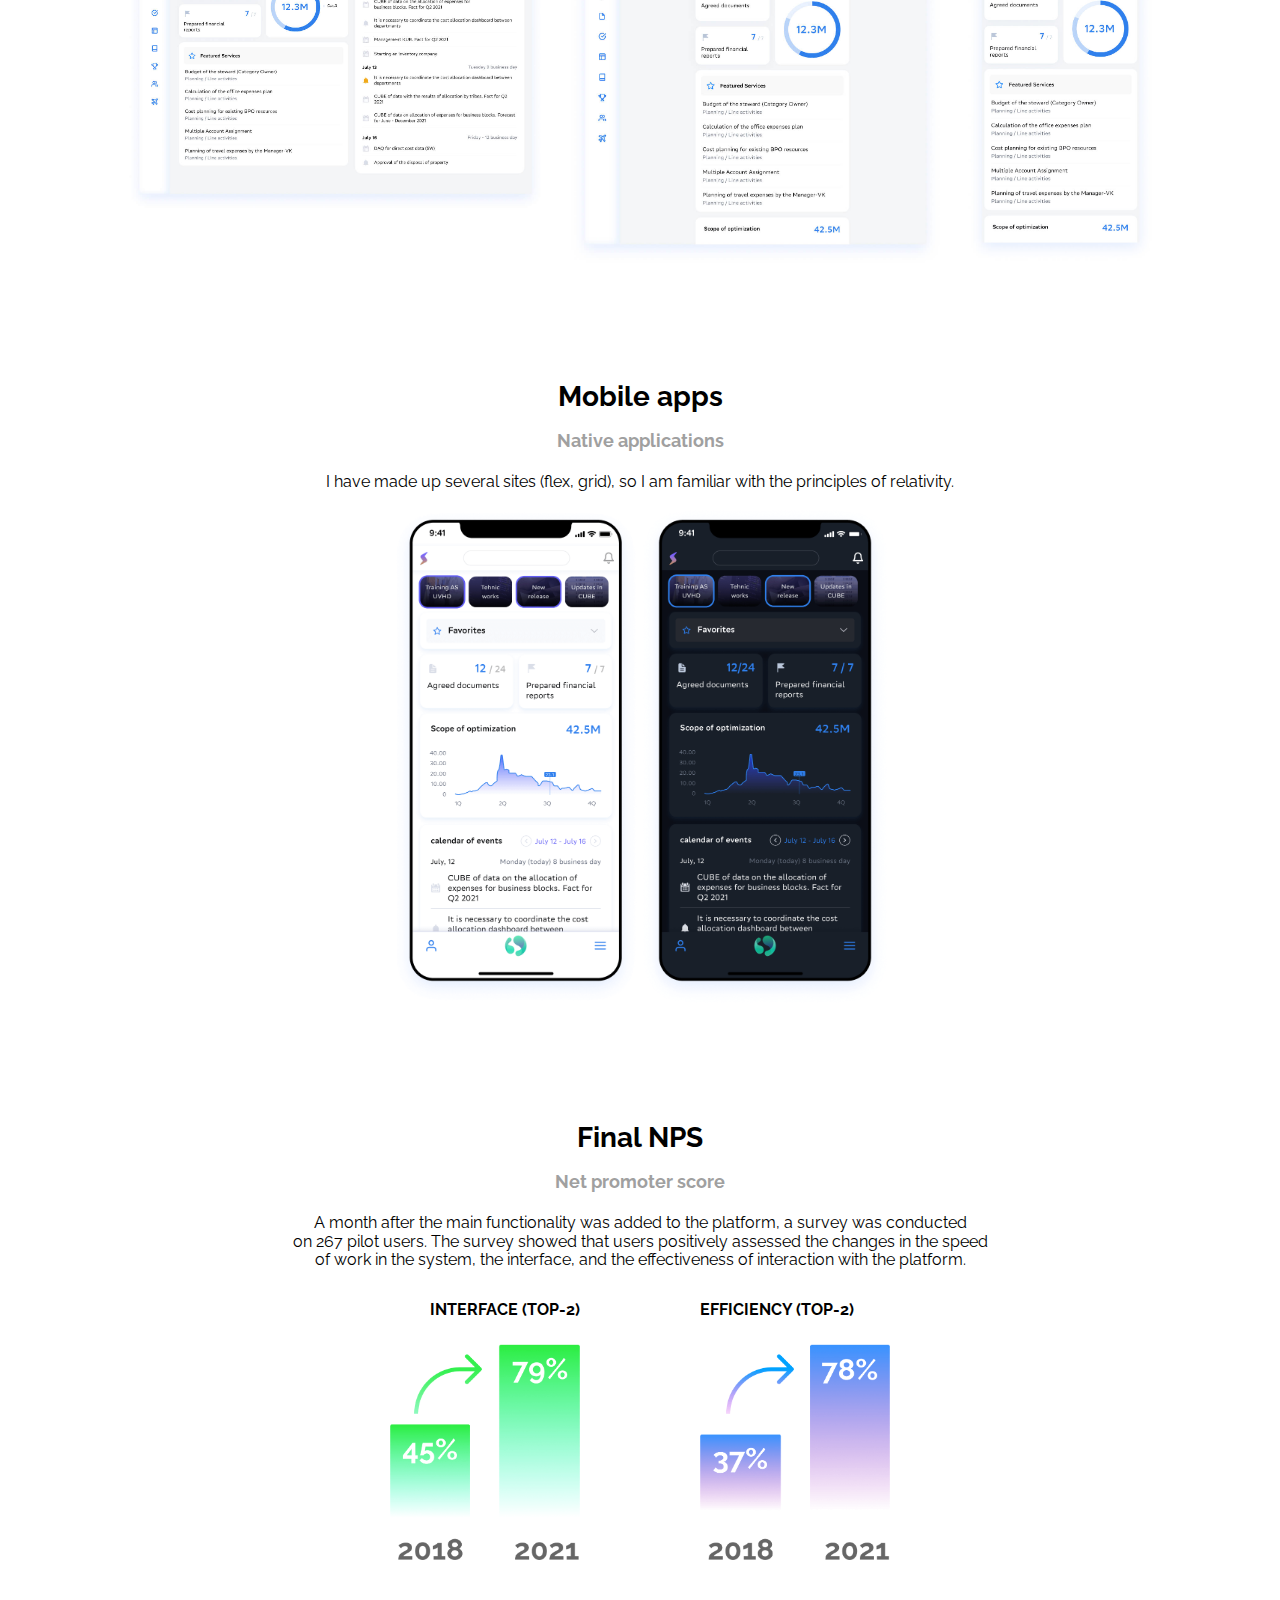
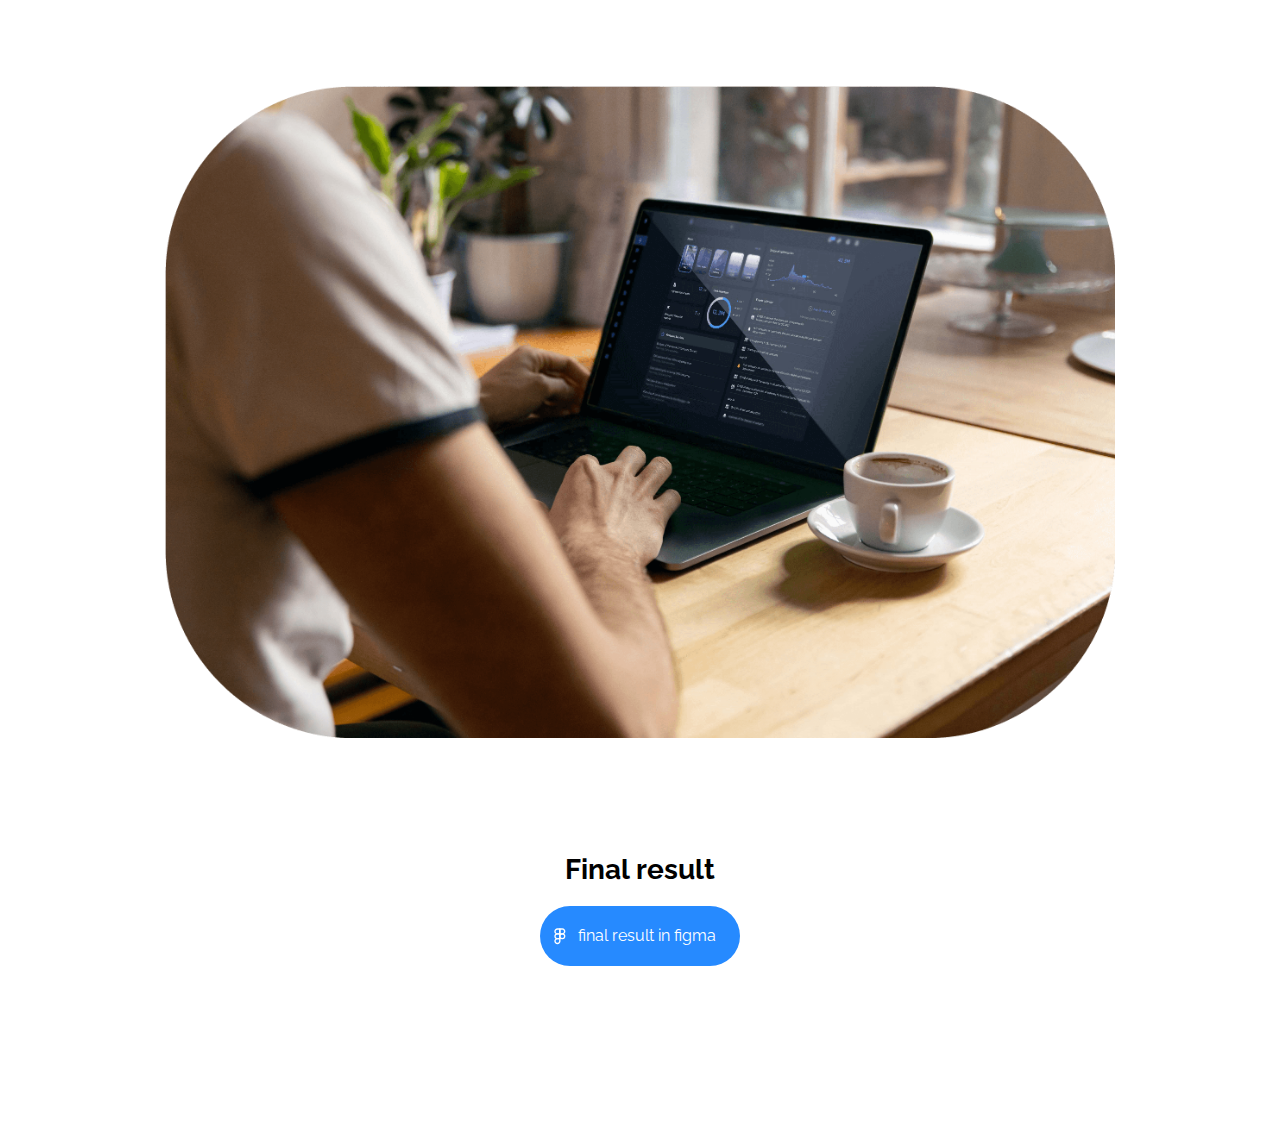
<file: sc_platform.html>
<!DOCTYPE html>
<html lang="en">

<head>
    <meta charset="UTF-8">
    <meta http-equiv="X-UA-Compatible" content="IE=edge">
    <meta name="viewport" content="width=device-width, initial-scale=1.0">
    <title>SC Platform</title>
    <link rel="icon" type="image/x-icon" href="./images/favicon.ico">
    <link rel="stylesheet" href="pages/index.css">
    <link rel="preconnect" href="https://fonts.googleapis.com">
    <link href="https://fonts.googleapis.com/css2?family=Raleway:wght@400;600;700&display=swap" rel="stylesheet">
    <!-- Yandex.Metrika counter -->
    <script type="text/javascript">
        (function (m, e, t, r, i, k, a) {
            m[i] = m[i] || function () { (m[i].a = m[i].a || []).push(arguments) };
            m[i].l = 1 * new Date(); k = e.createElement(t), a = e.getElementsByTagName(t)[0], k.async = 1, k.src = r, a.parentNode.insertBefore(k, a)
        })
            (window, document, "script", "https://mc.yandex.ru/metrika/tag.js", "ym");

        ym(88806616, "init", {
            clickmap: true,
            trackLinks: true,
            accurateTrackBounce: true,
            webvisor: true
        });
    </script>
    <noscript>
        <div><img src="https://mc.yandex.ru/watch/88806616" style="position:absolute; left:-9999px;" alt="" /></div>
    </noscript>
    <!-- /Yandex.Metrika counter -->
</head>

<body class="body body_cp">
    <header class="header">
    </header>

    <main class="projects__wide">
        <section class="projects">
            <form class="projects__button-forms">
                <button class="projects__back-button" type="submit"
                    formaction="https://gelserkirchen.github.io/CV_Tolstykh/projects.html" target="_blank"><img
                        class="projects__back-button-icon" src="./images/__icon_back.svg"
                        alt="back button">back</button>
                <button class="projects__back-button" type="submit"
                    formaction="https://gelserkirchen.github.io/CV_Tolstykh/index.html" target="_blank"><img
                        class="projects__back-button-icon projects__back-button-icon_blue"
                        src="./images/__icon_home.svg" alt="back button">CV</button>
                <!-- <button class="projects__back-button projects__back-button_blue" type="submit"
                    formaction="https://www.figma.com/file/Y6zSAjcnsl3BU4FR2qymHz/portfolio-Tolstykh?node-id=150%3A362"
                    target="_blank"><img class="projects__back-button-icon projects__back-button-icon_blue"
                        src="./images/__icon_figma-white.svg" alt="back button">Figma</button> -->
            </form>
            <h1 class="about__name cp_header">Cost Platform</h1>
            <p class="cp_subheader">PART 1: PLATFORM</p>

            <section class="cp__section cp__section_row">
                <h2 class="cp__section-header">Task:</h2>
                <p class="cp__section-text"><span class="cp__bold-text">Updating the financial platform</span></br>
                    Reasons:</br>
                    &mdash;&nbsp;transition to&nbsp;a&nbsp;new technology stack</br>
                    &mdash;&nbsp;the level of&nbsp;satisfaction with the <span class="text-blue">interface</span> (NPS
                    TOP-2: 54% (target 80%)&nbsp;/ BOT-2: 25% (target&nbsp;5%)) and the <span
                        class="text-blue">convenience</span> of&nbsp;working in&nbsp;the NPS system&nbsp;54% over the
                    past 4&nbsp;years</p>
            </section>

            <section class="cp__section cp__section_row cp__section__images">
                <div class="before-after">
                    <div class="cp__section-pictures">
                        <h2 class="cp__section-header cp__section-header_blue">Before</h2>
                        <img class="cp__image" src="./images/__image__before.jpeg" alt="image-before">
                    </div>

                    <img class="cp__arrow" src="./images/__image_big-arrow_white.svg" alt="image-after">

                    <div class="cp__section-pictures">
                        <h2 class="cp__section-header cp__section-header_blue right-align">After</h2>
                        <img class="cp__image" src="./images/__image__after.png" alt="image-after">
                    </div>
                </div>

                <img class="cp__blue_background" src="./images/__image_blue-background.svg" alt="blue background">

            </section>

            <section class="cp__section">
                <h2 class="cp__section-header">Background of the project</h2>
                <div class="cp__background-project-table">
                    <div class="cp__table_row">
                        <div class="cp_table_left">
                            <p class="cp_vertical-text cp_subheader">2015</p>
                        </div>
                        <div class="cp_table_right">
                            <p class="cp_subheader">Background</p>
                            <p class="cp__bold-text">Many different financial services </p>
                            <p class="cp__text">With different architecture</p>
                        </div>
                    </div>

                    <div class="cp__table_row cp__table_highlighted">
                        <div class="cp_table_left cp_table_left-highlighted"><img src="./images/__icon__ux.svg"
                                alt="ux logo" class="cp__table_image-ux"></div>
                        <div class="cp_table_right">
                            <p class="cp__bold-text">NPS + Feedback from users (every half year - surveys)</p>
                            <p class="cp__text cp__text_with-img">More than 2&nbsp;thousand feedback messages
                                in&nbsp;two years have been received and many were not satisfied with the old tiled
                                interface because a&nbsp;lot of&nbsp;time is&nbsp;spent searching for the right service.
                            </p>
                            <img class="table__nps-image" src="./images/__image__nps.png" alt="nps and feedback">
                        </div>
                    </div>

                    <div class="cp__table_row">
                        <div class="cp_table_left"></div>
                        <div class="cp_table_right">
                            <p class="cp__bold-text">Transition to a modern technology stack</p>
                            <p class="cp__text">From UI5 (SAP) to ReactJS</p>
                        </div>
                    </div>

                    <div class="cp__table_row">
                        <div class="cp_table_left">
                            <p class="cp_vertical-text cp_subheader">2020</p>
                        </div>
                        <div class="cp_table_right">
                            <p class="cp_subheader">Decision</p>
                            <p class="cp__bold-text">Create one plafrom for all financial services</p>
                        </div>
                    </div>
                </div>
            </section>

            <section class="cp__section">
                <div class="cp__table">
                    <div class="cp__table_left">
                        <img class="platform__scheme" src="./images/__image__sc-platform-pic.svg"
                            alt="scheme of a platform">
                    </div>
                    <div class="cp__table_right">
                        <p class="cp_subheader">Project input data</p>
                        <p class="cp__text"><span class="cp__bold-text">CostPlatform</span> is&nbsp;a&nbsp;platform that
                            was supposed to&nbsp;replace the existing SAP system (Fiori) and also have the ability
                            to&nbsp;quickly create new services based on&nbsp;standard solutions (components&nbsp;/
                            developments). The platform consisted of&nbsp;a&nbsp;set of&nbsp;clickable links
                            to&nbsp;various financial services.</p>
                        <p class="cp__text">Development tool: React JS&nbsp;/ ABAP. I&nbsp;was the one UX/UI designer
                            in&nbsp;the platform team.</p>
                        <ul class="cp__text">
                            <li class="cp__text">the platform must be&nbsp;scalable (Web&nbsp;/ Mobile (native apps))
                            </li>
                            <li class="cp__text">initially, a&nbsp;Web platform is&nbsp;released in&nbsp;the prom</li>
                            <li class="cp__text">modern and unified design of&nbsp;all services (the light theme should
                                be&nbsp;the main one, it&nbsp;was necessary to&nbsp;create a&nbsp;UI&nbsp;Kit for
                                components)</li>
                            <li class="cp__text">no&nbsp;more than two levels in&nbsp;the menu (technical limitations)
                            </li>
                        </ul>
                        <p class="cp__text">In&nbsp;six months we&nbsp;have brought the project to&nbsp;prom. Current
                            number of&nbsp;MAU (unique users) is&nbsp;about 20&nbsp;thousand&nbsp;/ DAU 2&nbsp;thousand
                        </p>
                    </div>
                </div>
            </section>

            <section class="cp__section">
                <h2 class="cp__section-header cp__section-header_with-subheader center-section">Intro</h2>
                <p class="cp_subheader center-section">What we had</p>
                <div class="cp__background-project-table">

                    <div class="cp__input">

                        <div class="cp__input_data">
                            <img class="cp__input_data_lines" src="./images/__image__orange-line.svg" alt="orange line">
                            <h2 class="cp__input_data-header">One platfrom team</h2>
                            <ul class="ul-style">
                                <li class="cp__text li-style">PO</li>
                                <li class="cp__text li-style">3 developers</li>
                                <li class="cp__text li-style">1 designer</li>
                                <li class="cp__text li-style">3 analytics</li>
                                <li class="cp__text li-style">1 QA</li>
                            </ul>
                            <img class="cp__input_data-small-arrow" src="./images/__image_small-arrow-blue.svg"
                                alt="small blue arrow">
                            <h2 class="cp__text cp__semibold-text">Lack of resources</h2>
                        </div>

                        <div class="cp__input_data arrow-cell">
                            <img class="arrow-cell_image" src="./images/__image_big-arrow_blue.svg" alt="big arrow">
                        </div>

                        <div class="cp__input_data">
                            <img class="cp__input_data_lines" src="./images/__image__green-line.svg" alt="green line">
                            <h2 class="cp__input_data-header">More than <span class="blue-text">100 services </span>
                                that should be hosted on the platform</h2>
                            <img class="cp__input_data-small-arrow" src="./images/__image_small-arrow-blue.svg"
                                alt="small blue arrow">
                            <h2 class="cp__text cp__semibold-text">Difficulties with unification and navigation</h2>
                        </div>

                        <div class="cp__input_data arrow-cell">
                            <img class="arrow-cell_image" src="./images/__image_big-arrow_blue.svg" alt="big arrow">
                        </div>

                        <div class="cp__input_data">
                            <img class="cp__input_data_lines" src="./images/__image__blue-line.svg" alt="blue line">
                            <h2 class="cp__input_data-header">The first priority is the <span class="blue-text">desktop
                                    version</span> (2021), <span class="cp__text">the mobile version according to the
                                    plan 2022 </span></h2>
                        </div>
                    </div>
                    <img class="cp__blue_background cp__blue_background_arrow-down"
                        src="./images/__image__blue-background-down.svg" alt="blue background">
                </div>
            </section>

            <section class="section results">
                <p class="cp_subheader">The decision I came to</p>
                <p class="results__header">MATERIAL DESIGN WITH SMALL CUSTOMIZATION</p>
                <p class="results__subheader">The project started with the Web version, because the key services for
                    users of&nbsp;our platform were located in&nbsp;the internal domain, in&nbsp;the desktop. Material
                    Design (2&nbsp;/ 3&nbsp;(you)) allowed you to&nbsp;create services without loss of&nbsp;quality and
                    bugs in&nbsp;a&nbsp;short time</p>
            </section>

            <section class="section wireframe">
                <h2 class="cp__section-header cp__section-header_with-subheader right-section">Wireframing</h2>
                <p class="cp_subheader right-section">What we had</p>
                <p class="cp__text wireframe__subheader right-section">We&nbsp;get all the best from our competitors:
                    good simple design from&nbsp;HR system, categories navigation from support system and cards view
                    from fiori</p>

                <div class="wireframe__description">
                    <img class="wireframe__image" src="./images/__image__wireframe.png" alt="wireframe">
                    <p class="cp__text cp__text_wireframing"><span class="blue-text">100 services were divided into
                            10&nbsp;groups</span> in&nbsp;which there could be&nbsp;up&nbsp;to&nbsp;2&nbsp;levels
                        of&nbsp;nesting (one service could be&nbsp;in&nbsp;several groups). Users did not see everything
                        at&nbsp;once, but only services depending on&nbsp;their role (analysts prepared a&nbsp;role
                        model)</p>
                </div>
            </section>

            <section class="section prototype results">
                <div class="prototype-background"></div>
                <img class="prototype__framer-logo" src="./images/__image__prototype-framer-logo.png"
                    alt="framer logo for prototype section">

                <h2 class="cp__section-header prototype_header">Prototype</h2>
                <p class="cp_subheader">Removing tiles</p>
                <p class="cp__text wireframe__subheader prototype__text">The Prototype of&nbsp;the light theme
                    of&nbsp;the application was prepared for the control group of&nbsp;users. According to&nbsp;the
                    results of&nbsp;the study, users were given feedback about the need to&nbsp;increase the resolution
                    on&nbsp;small screens.</p>

                <div class="wireframe__description">
                    <img class="prototype__image" src="./images/__image__prototype.jpg" alt="prototype">
                </div>

                <img class="prototype__arrow-image" src="./images/__image__prototype-arrow.png"
                    alt="arrow down for prototype section">
            </section>

            <section class="section grid ">
                <h2 class="cp__section-header cp__section-header_with-subheader right-section">Grid</h2>
                <p class="cp_subheader right-section">Grids of elements</p>

                <div class="grid__images">
                    <img class="grid__images_main-page" src="./images/__image__cp-main-grid.png" alt="main grid page">
                    <img class="grid__image" src="./images/__image__grid_left-menu.png" alt="left menu grid">
                    <img class="grid__image" src="./images/__image__grid_calendar.png" alt="calendar menu grid">
                    <div class="grid__images_column">
                        <img class="grid__image" src="./images/__image__grid_counter.png" alt="counter grid">
                        <img class="grid__image" src="./images/__image__grid_favorites.png" alt="favorites grid">
                        <img class="grid__image grid__image_icons" src="./images/__image__grid_icons.png"
                            alt="icons grid">
                    </div>
                </div>
            </section>

            <section class="section pallette">
                <h2 class="cp__section-header cp__section-header_with-subheader">Styles and components</h2>
                <p class="cp_subheader">Color palletes</p>
                <p class="cp__text wireframe__subheader">I&nbsp;took three adjustment colors (from the primary color),
                    then set the minimum contrast to&nbsp;2 (for good accessibility) and created a&nbsp;material design
                    palette with them. I&nbsp;always try to&nbsp;follow the principles of&nbsp;accessibility and use
                    a&nbsp;linter for the purity of&nbsp;layouts</p>

                <div class="pallette__description">
                    <img class="wireframe__image" src="./images/__image__color-pallette.png" alt="color pallette">
                    <div class="pallette__colors">
                        <img class="pallette__image" src="./images/__image__pallette_image-first.png"
                            alt="color pallette light">
                        <img class="pallette__image" src="./images/__image__pallette-image-second.png"
                            alt="color pallete dark">
                    </div>

                </div>
            </section>

            <section class="section relative">
                <h2 class="cp__section-header cp__section-header_with-subheader right-section">Relative Web</h2>
                <p class="cp_subheader right-section">Grids</p>
                <p class="cp__text right-section">I&nbsp;have made up&nbsp;several sites (flex, grid), so&nbsp;I&nbsp;am
                    familiar with the principles of&nbsp;relativity.</p>

                <div class="relative__images_column">
                    <img class="relative__image_1280" src="./images/__image__cp_1280.jpeg" alt="image 1280">
                    <img class="relative__image_972" src="./images/__image__cp_972.jpeg" alt="image 972">
                    <img class="relative__image_370" src="./images/__image__cp_370.jpeg" alt="image 370">
                </div>
            </section>

            <section class="section mobile">
                <h2 class="cp__section-header center-section">Mobile apps</h2>
                <p class="cp_subheader center-section">Native applications</p>
                <p class="cp__text center-section">I&nbsp;have made up&nbsp;several sites (flex, grid),
                    so&nbsp;I&nbsp;am familiar with the principles of&nbsp;relativity.</p>

                <div class="mobile__images_column">
                    <img class="mobile__images mobile__images_right" src="./images/__image__mobile_light.png"
                        alt="light theme">
                    <img class="mobile__images" src="./images/__image__mobile_dark.png" alt="dark theme">
                </div>
            </section>

            <section class="section graphics">
                <h2 class="cp__section-header center-section">Final NPS</h2>
                <p class="cp_subheader center-section">Net promoter score</p>
                <p class="cp__text center-section graphics__description">A&nbsp;month after the main functionality was
                    added to&nbsp;the platform, a&nbsp;survey was conducted on&nbsp;267 pilot users. The survey showed
                    that users positively assessed the changes in&nbsp;the speed of&nbsp;work in&nbsp;the system, the
                    interface, and the effectiveness of&nbsp;interaction with the platform.</p>

                <div class="graphics__graphs">
                    <div class="cp__subheader mobile__images_right graphics__text_bold">INTERFACE (TOP-2)</div>
                    <div class="cp__subheader graphics__text_bold">EFFICIENCY (TOP-2)</div>
                    <img class="graphics__image mobile__images_right" src="./images/__image__final-score_green.png"
                        alt="final score green">
                    <img class="graphics__image" src="./images/__image__final-score_blue.png" alt="final score blue">
                </div>
            </section>

            <section class="section mockup">
                <img class="mockup__image" src="./images/__image__mockup_pic.png" alt="final result mockup">
            </section>

            <section class="section final-result">
                <h2 class="cp__section-header center-section">Final result</h2>
                <form class="projects__button-forms" method="get" target="_blank">
                    <button class="projects__back-button projects__back-button_blue final-result-button" type="submit"
                        formaction="https://www.figma.com/file/Y6zSAjcnsl3BU4FR2qymHz/portfolio-Tolstykh?node-id=150%3A362"
                        target="_blank"><img class="projects__back-button-icon projects__back-button-icon_blue"
                            src="./images/__icon_figma-white.svg" alt="back button">final result in figma</button>
                </form>
            </section>

        </section>
    </main>
</body>

</html>
</file>
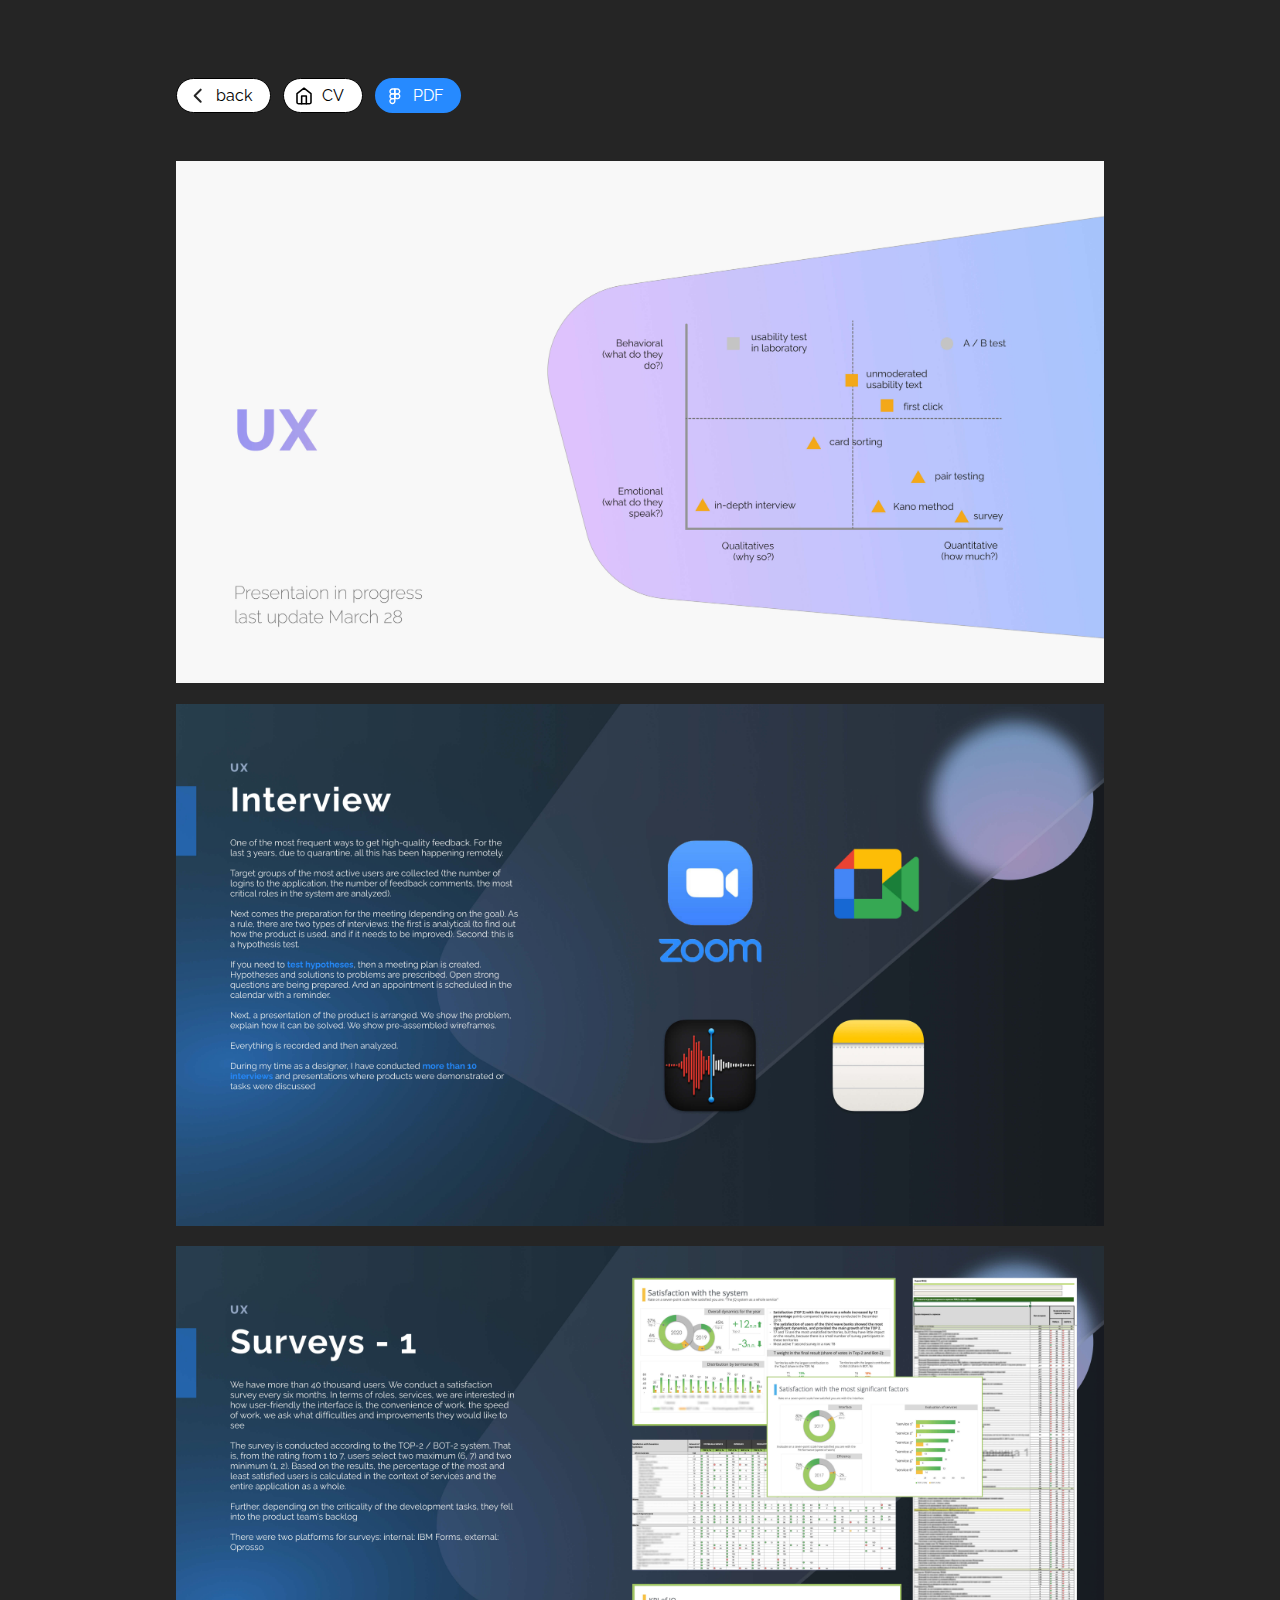
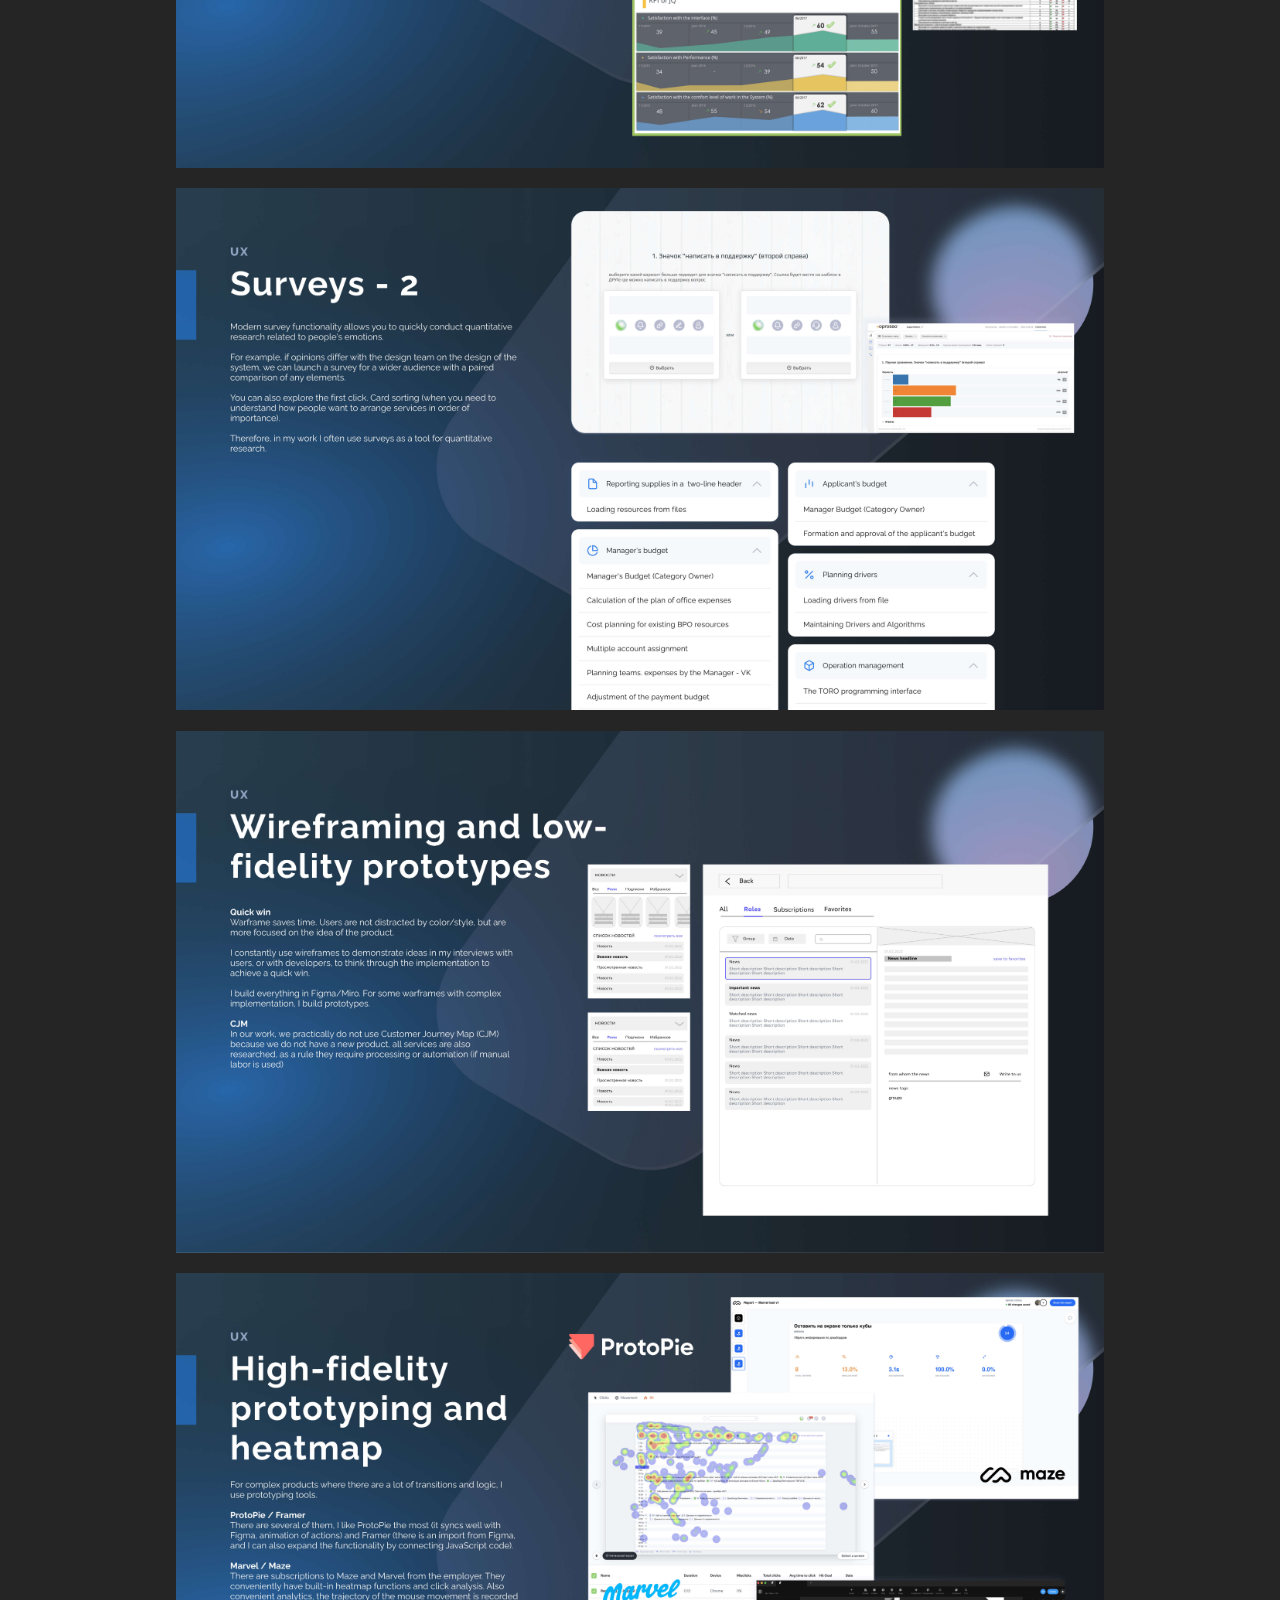
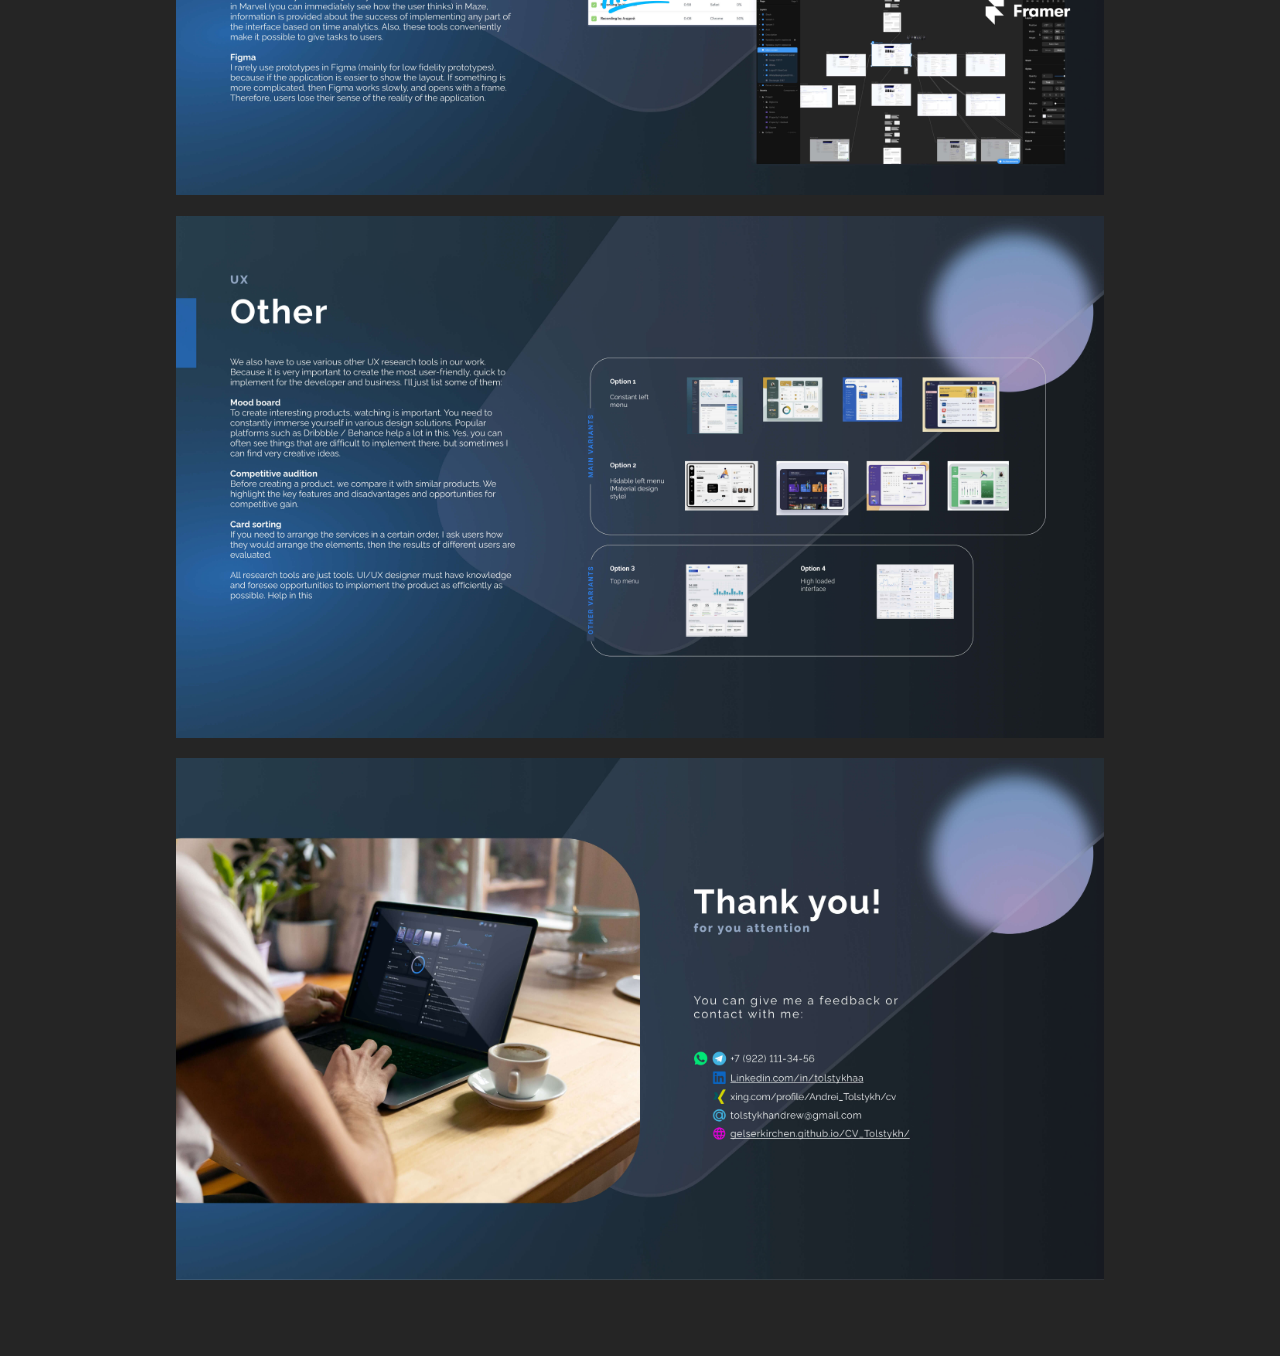
<file: ux.html>
<!DOCTYPE html>
<html lang="en">

<head>
    <meta charset="UTF-8">
    <meta http-equiv="X-UA-Compatible" content="IE=edge">
    <meta name="viewport" content="width=device-width, initial-scale=1.0">
    <title>UX</title>
    <link rel="icon" type="image/x-icon" href="./images/favicon.ico">
    <link rel="stylesheet" href="pages/index.css">
    <link rel="preconnect" href="https://fonts.googleapis.com">
    <link href="https://fonts.googleapis.com/css2?family=Raleway:wght@400;600;700&display=swap" rel="stylesheet">
    <!-- Yandex.Metrika counter -->
    <script type="text/javascript">
        (function (m, e, t, r, i, k, a) {
            m[i] = m[i] || function () { (m[i].a = m[i].a || []).push(arguments) };
            m[i].l = 1 * new Date(); k = e.createElement(t), a = e.getElementsByTagName(t)[0], k.async = 1, k.src = r, a.parentNode.insertBefore(k, a)
        })
            (window, document, "script", "https://mc.yandex.ru/metrika/tag.js", "ym");

        ym(88806616, "init", {
            clickmap: true,
            trackLinks: true,
            accurateTrackBounce: true,
            webvisor: true
        });
    </script>
    <noscript>
        <div><img src="https://mc.yandex.ru/watch/88806616" style="position:absolute; left:-9999px;" alt="" /></div>
    </noscript>
    <!-- /Yandex.Metrika counter -->
</head>

<body class="body body__mobile">
    <header class="header">
    </header>

    <main class="mobile__projects">
        <section class="projects">
            <form class="projects__button-forms">
                <button class="projects__back-button" type="submit"
                    formaction="https://gelserkirchen.github.io/CV_Tolstykh/projects.html" target="_blank"><img
                        class="projects__back-button-icon" src="./images/__icon_back.svg"
                        alt="back button">back</button>
                <button class="projects__back-button" type="submit"
                    formaction="https://gelserkirchen.github.io/CV_Tolstykh/index.html" target="_blank"><img
                        class="projects__back-button-icon projects__back-button-icon_blue"
                        src="./images/__icon_home.svg" alt="go to main page (CV)">CV</button>
                <button class="projects__back-button projects__back-button_blue" type="submit"
                    formaction="https://1drv.ms/b/s!AvKeXhBN05m0k2p9MaFqy2L_rSd9?e=JlCOoW" target="_blank"><img
                        class="projects__back-button-icon projects__back-button-icon_blue"
                        src="./images/__icon_figma-white.svg" alt="download pdf">PDF</button>
            </form>
        </section>

        <img class="pictures" src="./images/ux/01.jpg">
        <img class="pictures" src="./images/ux/02.jpg">
        <img class="pictures" src="./images/ux/03.jpg">
        <img class="pictures" src="./images/ux/04.jpg">
        <img class="pictures" src="./images/ux/05.jpg">
        <img class="pictures" src="./images/ux/06.jpg">
        <img class="pictures" src="./images/ux/07.jpg">
        <img class="pictures" src="./images/ux/08.jpeg">


    </main>
</body>

</html>
</file>
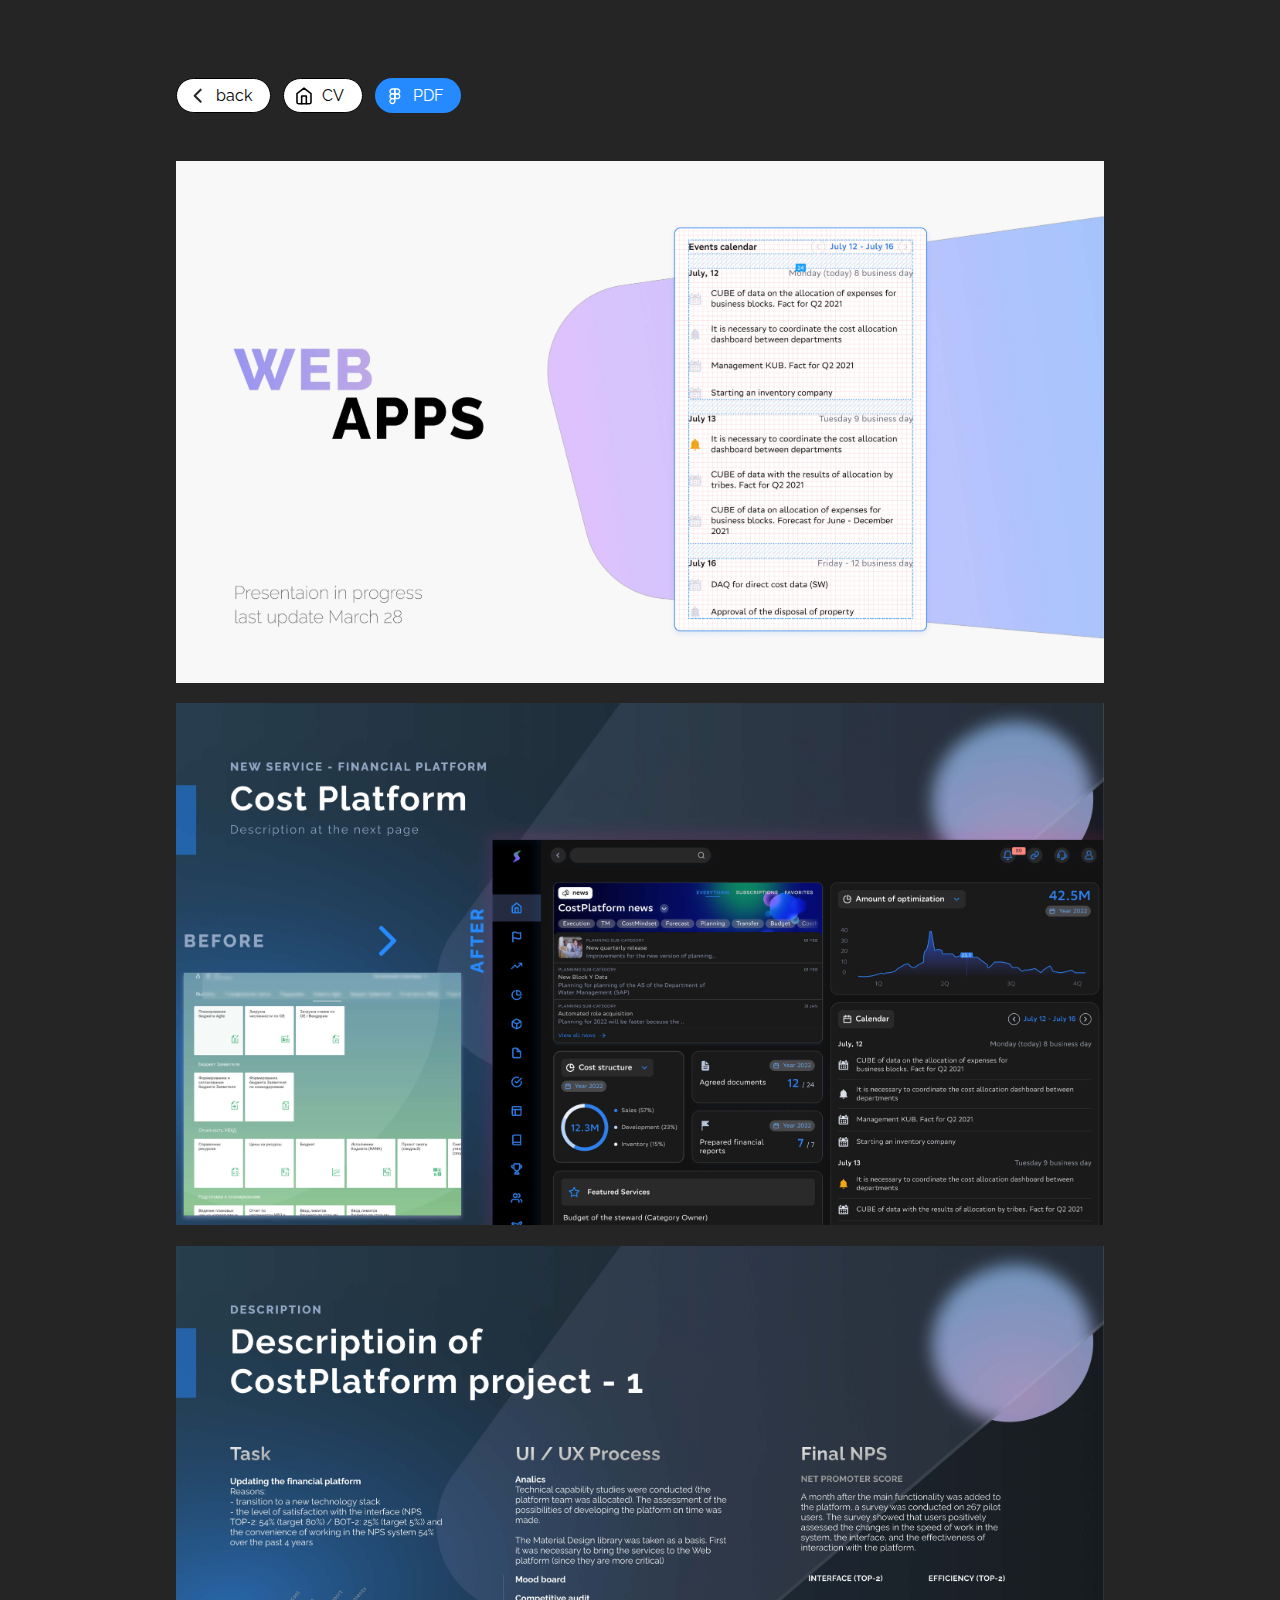
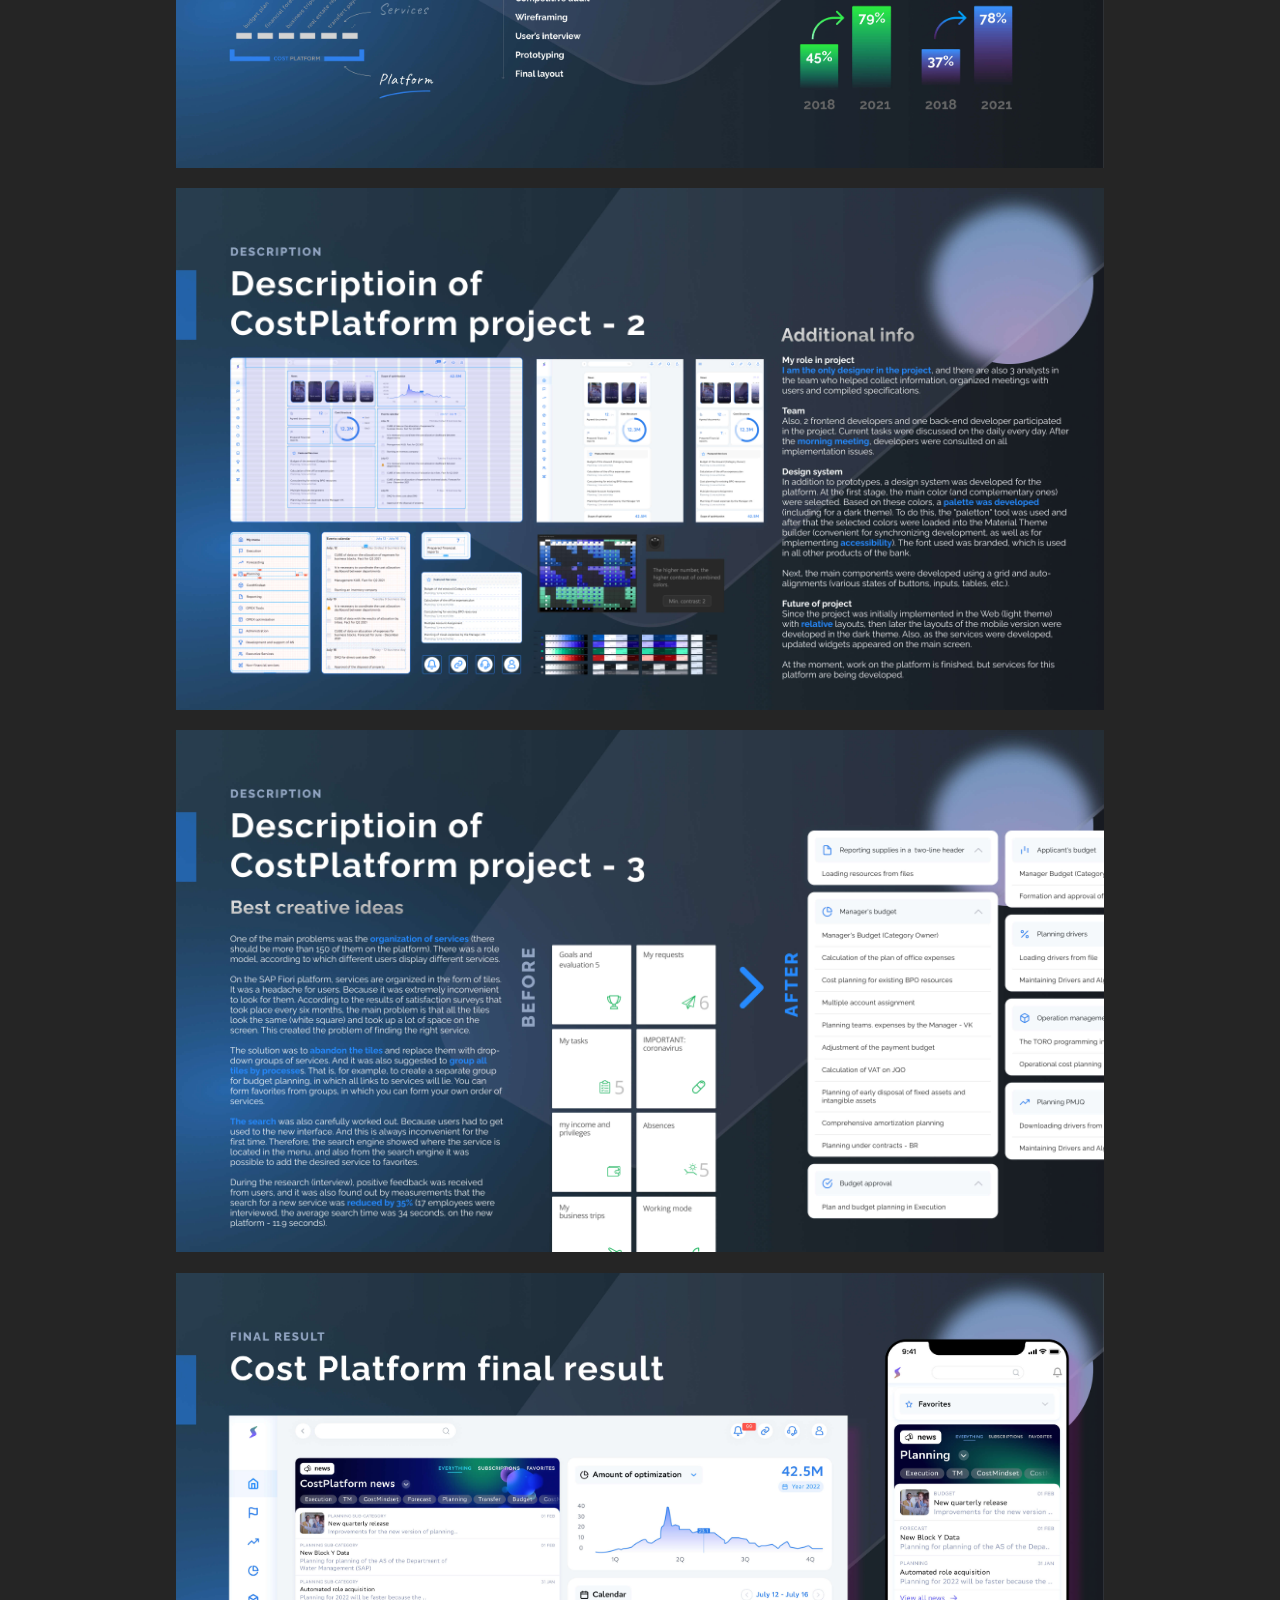
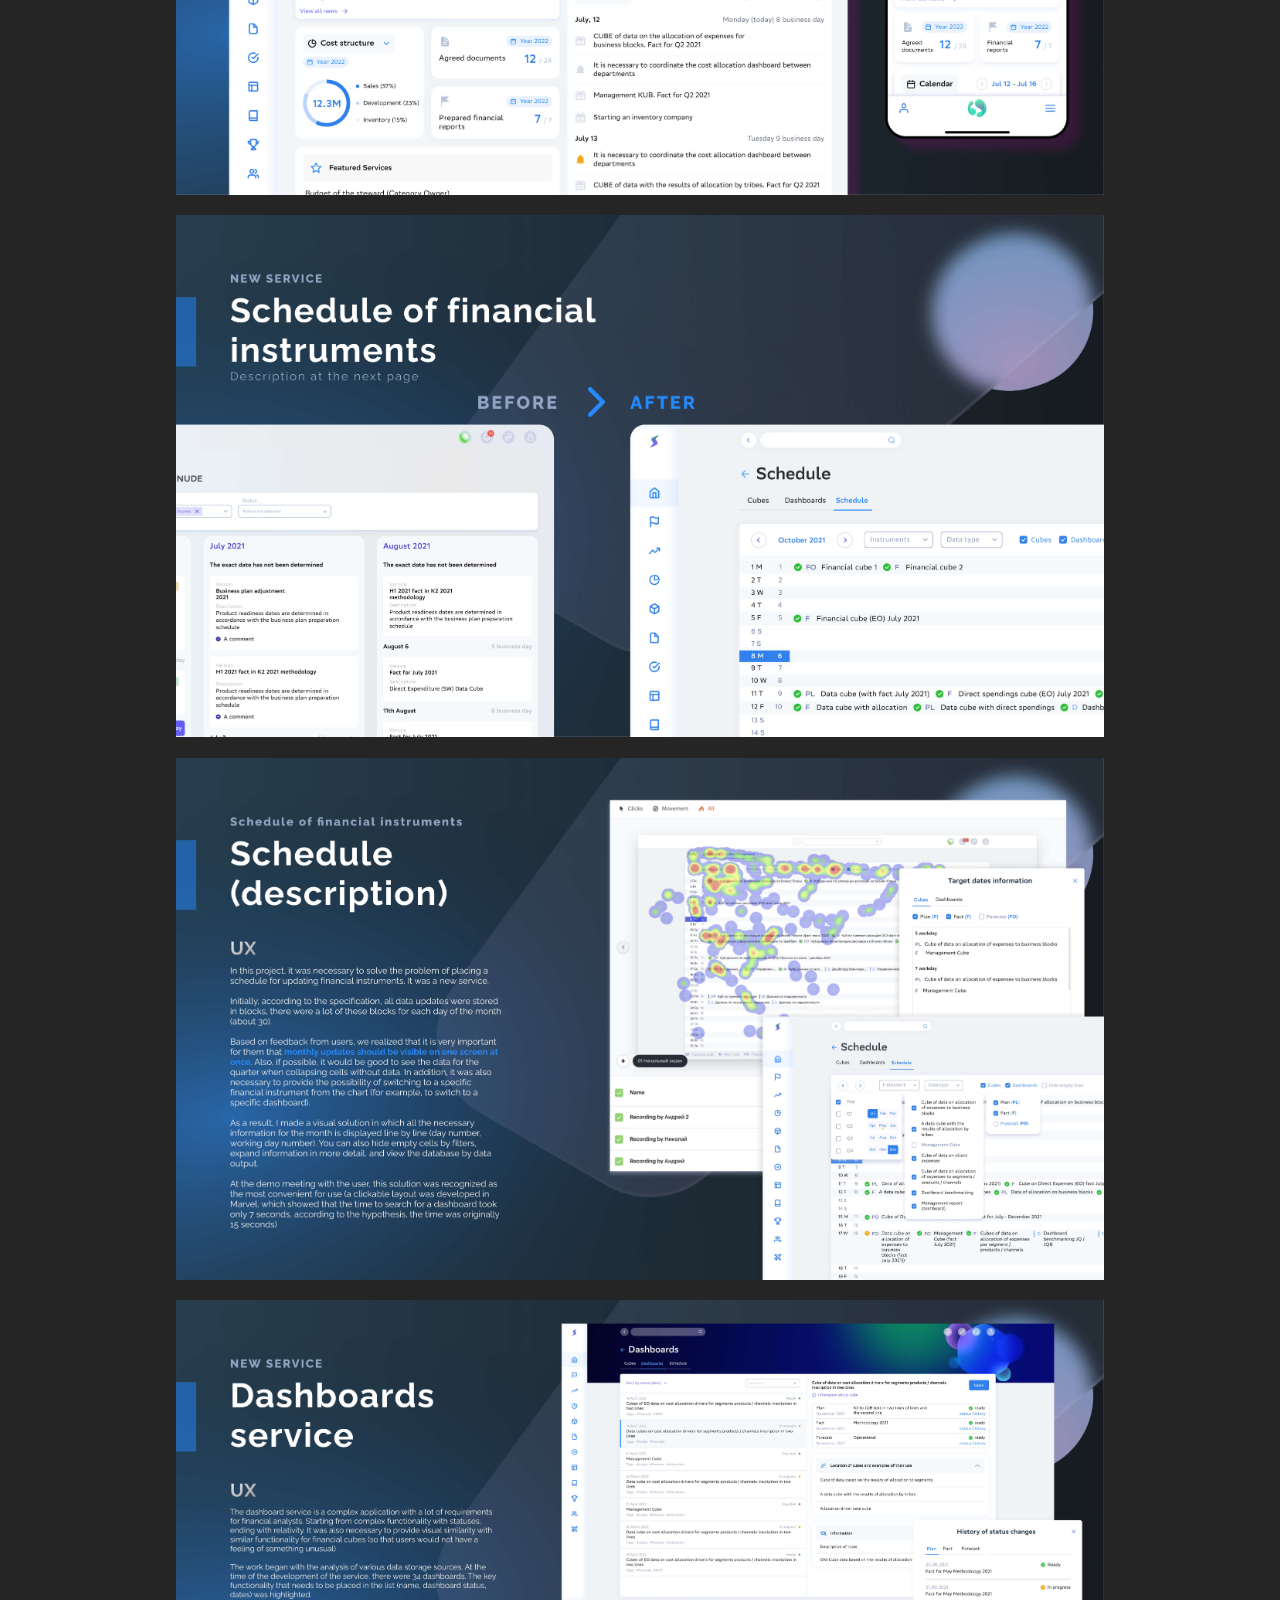
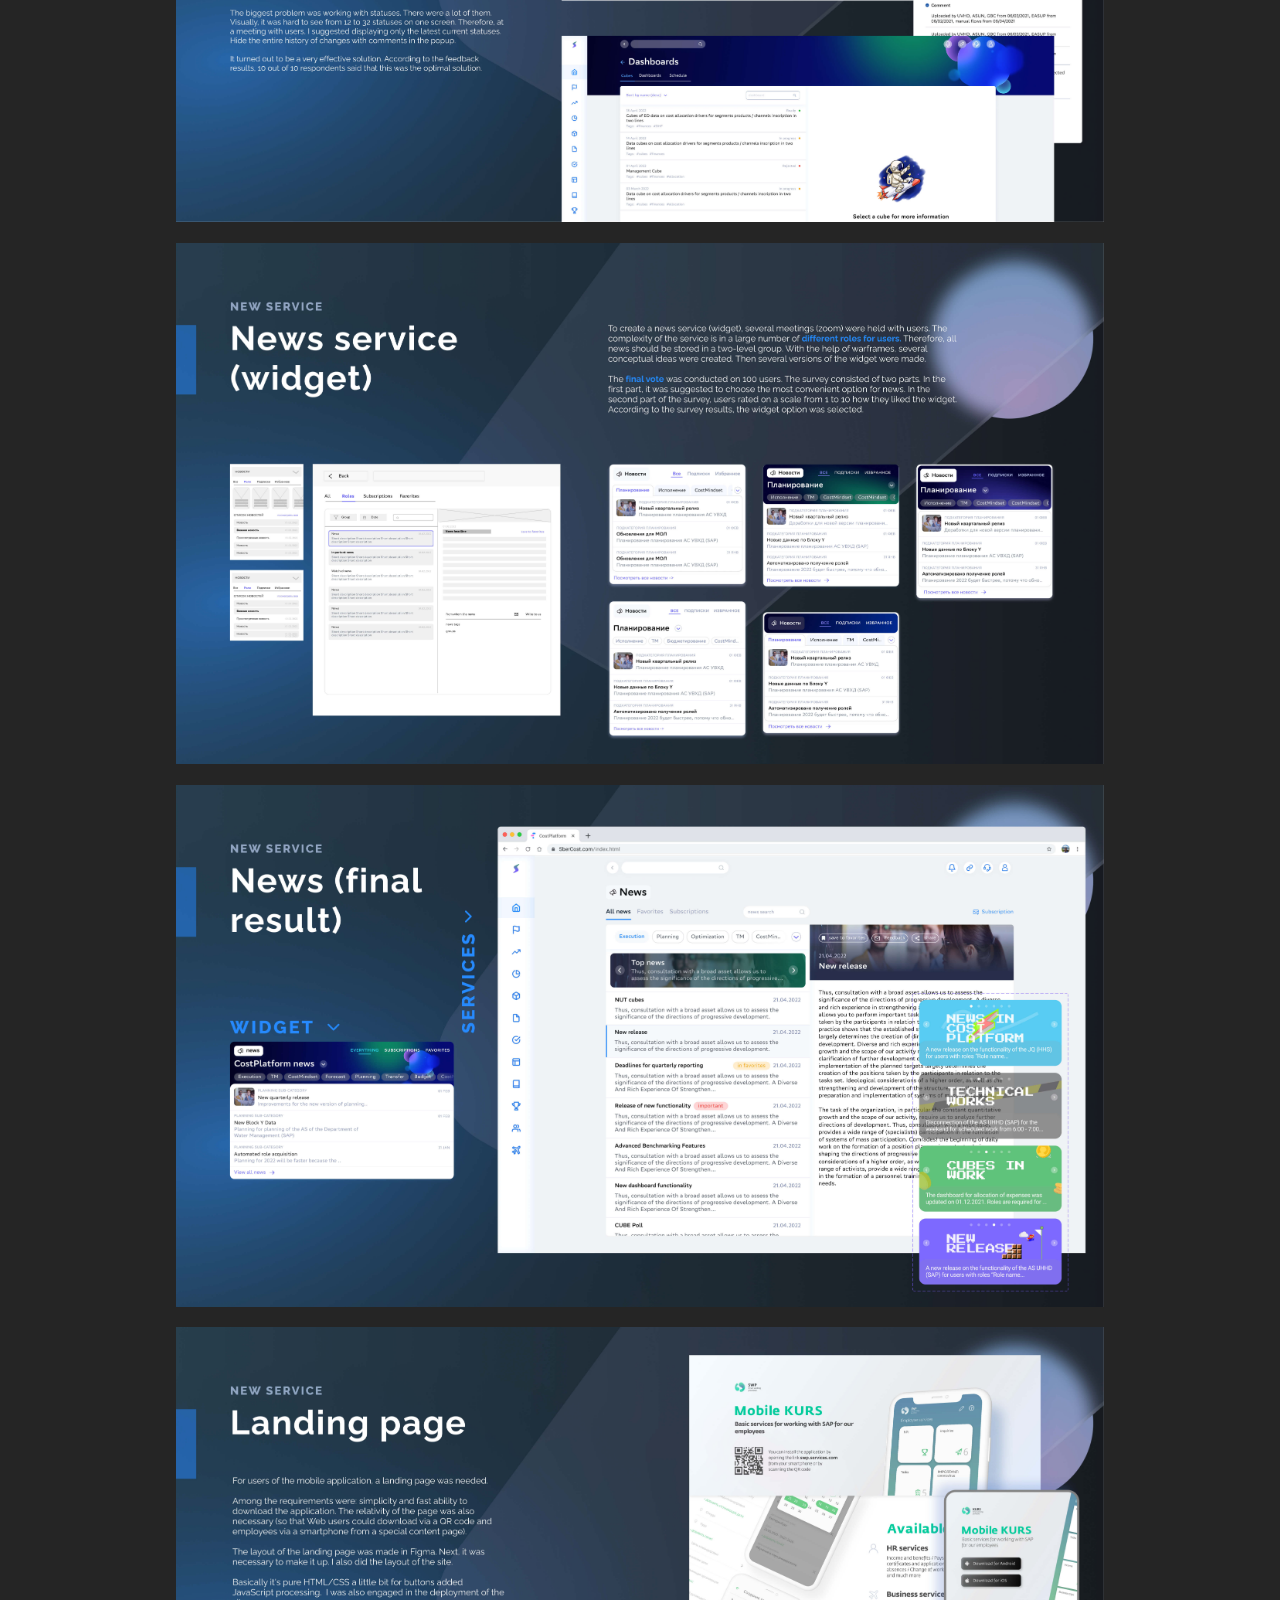
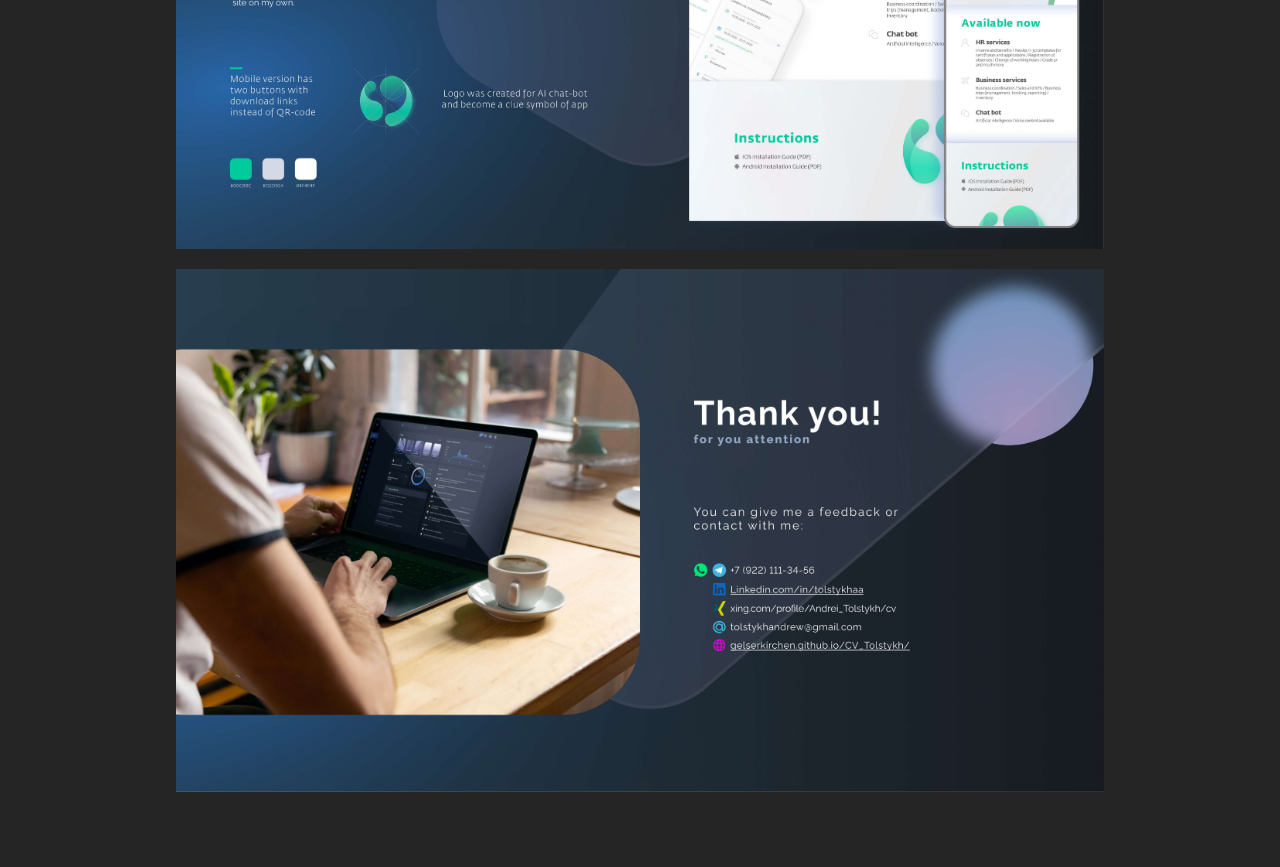
<file: web.html>
<!DOCTYPE html>
<html lang="en">

<head>
    <meta charset="UTF-8">
    <meta http-equiv="X-UA-Compatible" content="IE=edge">
    <meta name="viewport" content="width=device-width, initial-scale=1.0">
    <title>Web</title>
    <link rel="icon" type="image/x-icon" href="./images/favicon.ico">
    <link rel="stylesheet" href="pages/index.css">
    <link rel="preconnect" href="https://fonts.googleapis.com">
    <link href="https://fonts.googleapis.com/css2?family=Raleway:wght@400;600;700&display=swap" rel="stylesheet">
    <!-- Yandex.Metrika counter -->
    <script type="text/javascript">
        (function (m, e, t, r, i, k, a) {
            m[i] = m[i] || function () { (m[i].a = m[i].a || []).push(arguments) };
            m[i].l = 1 * new Date(); k = e.createElement(t), a = e.getElementsByTagName(t)[0], k.async = 1, k.src = r, a.parentNode.insertBefore(k, a)
        })
            (window, document, "script", "https://mc.yandex.ru/metrika/tag.js", "ym");

        ym(88806616, "init", {
            clickmap: true,
            trackLinks: true,
            accurateTrackBounce: true,
            webvisor: true
        });
    </script>
    <noscript>
        <div><img src="https://mc.yandex.ru/watch/88806616" style="position:absolute; left:-9999px;" alt="" /></div>
    </noscript>
    <!-- /Yandex.Metrika counter -->
</head>

<body class="body body__mobile">
    <header class="header">
    </header>

    <main class="mobile__projects">
        <section class="projects">
            <form class="projects__button-forms">
                <button class="projects__back-button" type="submit"
                    formaction="https://gelserkirchen.github.io/CV_Tolstykh/projects.html" target="_blank"><img
                        class="projects__back-button-icon" src="./images/__icon_back.svg"
                        alt="back button">back</button>
                <button class="projects__back-button" type="submit"
                    formaction="https://gelserkirchen.github.io/CV_Tolstykh/index.html" target="_blank"><img
                        class="projects__back-button-icon projects__back-button-icon_blue"
                        src="./images/__icon_home.svg" alt="go to main page (CV)">CV</button>
                <button class="projects__back-button projects__back-button_blue" type="submit"
                    formaction="https://1drv.ms/b/s!AvKeXhBN05m0k2xRp9qeTu4PDYK4?e=lsXUWG" target="_blank"><img
                        class="projects__back-button-icon projects__back-button-icon_blue"
                        src="./images/__icon_figma-white.svg" alt="download pdf">PDF</button>
            </form>
        </section>

        <img class="pictures" src="./images/web/01.jpg">
        <img class="pictures" src="./images/web/02.jpg">
        <img class="pictures" src="./images/web/03.jpg">
        <img class="pictures" src="./images/web/04.jpg">
        <img class="pictures" src="./images/web/05.jpg">
        <img class="pictures" src="./images/web/06.jpg">
        <img class="pictures" src="./images/web/07.jpg">
        <img class="pictures" src="./images/web/08.jpg">
        <img class="pictures" src="./images/web/09.jpg">
        <img class="pictures" src="./images/web/10.jpg">
        <img class="pictures" src="./images/web/11.jpg">
        <img class="pictures" src="./images/web/12.jpg">
        <img class="pictures" src="./images/web/13.jpeg">

    </main>
</body>

</html>
</file>
<file: pages/index.css>
@import url(../vendors/normalize.css);
@import url(../vendors/fonts.css);

/* div, p, .body, h1, h2, h3, main, section, img {
    outline: 1px solid red;
}  */

* {
    font-family: 'Raleway', sans-serif;
    margin: 0;
    padding: 0;
    list-style-position: inside
}

.reveal{
    position: relative;
    transform: translateY(150px);
    opacity: 0;
    transition: 1s all ease;
}
  
.reveal.active{
    transform: translateY(0);
    opacity: 1;
}

.body__mobile {
    background-color: #252525;
}

.pictures {
    width: 100%;
    margin-bottom: 16px;
}

.prototype-background {
    background-color: #252525;
    position: absolute;
    top: 0;
    left: -70%;
    width: 2000px;
    height: 100%;
    z-index: -1;
}

.education__part {
    position: relative;
}

.education__sber-logo {
    width: 16px;
    position: relative;
    top: 24px;
    left: -28px;
}

.projects__wide {
    max-width: 1240px;
    margin: auto;
    padding-left: 45px;
    padding-right: 45px;
    overflow: hidden
}

.projects__card_empty-card {
    display: flex;
    flex-direction: column;
    align-items: center;
    justify-content: center;
    
}

.projects__card_description {
    margin-top: 16px;
    color: darkgoldenrod;
}

.projects__card_header {
    text-align: center;
    width: 80%;
}

.projects__card_empty-container {
    background-color: rgba(230, 230, 69, 0.199);
    width: 120%;
    min-height: 100px;
    transform: rotate(-15deg);
    display: flex;
    flex-direction: column;
    align-items: center;
}

.projects__card:hover .projects__card_empty-container {
    background-color: rgba(230, 230, 69, 0.103);
}

.presentations-buttons {
    display: flex;
    flex-direction: row;
}

.projects__card_description {
    text-align: center;
}

.project__description_subheader-text {
    max-width: 340px;
    margin-bottom: 24px;
    color: #fff;
}

.projects__description {
    display: grid;
    grid-template-columns: repeat(2, auto);
    margin-bottom: 45px;
    border: 1px solid #353535;
    border-radius: 24px;
    padding: 4px 16px 4px 4px;
    gap: 34px;
    justify-content: flex-start;
    background: rgba(0, 0, 0, 0.2);
    backdrop-filter: blur(100px);
}

.project__image-me {
    max-width: 242px;
    width: 100%;
    border-radius: 16px;
}

.cp_subheader {
    font-family: 'Raleway', sans-serif;    
    line-height: 16px;
    font-size: 18px;
    font-weight: 700;
    letter-spacing: 9.5%;
    margin: 0 0 16px;
    padding: 0;
    text-decoration: none;
    color: #a0a0a0;
}

.relative__image_1280 {
    max-width: 481px;
    width: 100%;
}

.before-after {
    display: grid;
    grid-template-columns: repeat(3, auto);
    grid-template-rows: 1fr;
    align-items: center;
    width: 100%;
    justify-content: space-between;
}

.relative__image_972 {
    max-width: 373px;
    width: 100%;
}

.graphics__graphs {
    display: grid;
    grid-template-columns: repeat(2, auto);
    grid-template-rows: repeat(2, auto);
    gap: 24px 120px;
}

.graphics__image {
    max-width: 190px;
    width: 100%;
}

.graphics__text_bold {
    font-weight: 700;
}

.text-blue {
    color: #268AFF;
}

.relative__image_370 {
    max-width: 189px;
    width: 100%;
}

.relative__images_column {
    display: grid;
    grid-template-columns: repeat(3, auto);
    grid-template-rows: auto;
    align-items: start;
    gap: 24px;
}

.mobile__images {
    width: 250px;
}

.mockup__image {
    max-width: 950px;
    width: 100%;
    display: flex;
    flex-direction: row;
    margin: auto;
}

.mobile__images_column {
    display: grid;
    grid-template-columns: repeat(2, auto);
}

.cp__input_data_lines {
    margin-bottom: 24px;
}

.cp__input_data-small-arrow {
    margin-bottom: 24px;
}

.cp__input_data-header {
    font-size: 16px;
    margin-bottom: 16px;
}

.ul-style {
    margin-bottom: 24px;
}

.arrow-cell {
    display: flex;
    justify-content: center;
    align-items: center;
}

.platform__scheme {
    max-width: 350px;
    margin-right: 45px;
}

.table__nps-image {
    position: absolute;
    max-width: 350px;
    top: -50%;
    right: 0;
}

.wireframe__description {
    display: flex;
    flex-direction: row;
}

.wireframe__image {
    width: 550px;
    margin-right: 24px;
    margin-bottom: 50px;
}

.prototype__image {
    width: 550px;
    margin-bottom: 50px;
}

.prototype__arrow-image {
    position: absolute;
    top: 50%;
    right: 0;
    width: 85px;
}

.prototype__text {
    color: #fff;
    text-align: center;
}

.results {
    display: flex;
    flex-direction: column;
    align-items: center;
    margin-bottom: 124px;
}

.prototype__framer-logo {
    position: absolute;
    width: 120px;
    top: 5%;
    left: 5%;
}

/* .wireframe__subheader {
    max-width: 500px;
    margin: 0; 
} */

.results__header {
    font-weight: 600;
    font-size: 16px;
    color:#000;
    margin-bottom: 16px;
}

.results__subheader {
    text-align: center;
}

.grid__images_column {
    display: grid;
    grid-template-columns: minmax(100px, 400px);
    grid-template-rows: repeat(3, auto);
    gap: 24px;
}

.education__card-header {
    font-size: 20px;
}

.dev-description {
    margin-bottom: 16px;
    margin-top: 16px;
}

.education__anabin-header {
    margin-top: 4px;
    font-size: 10px;
    color: #878787;
}

.education__anabin {
    position: absolute;
    bottom: 0;
    left: 5px;
    width: 70px;
}

.education__card-period {
    margin-bottom: 12px;
    color: #878787;
}

.education__card-period {
    font-size: 14px;
    font-weight: 700;
}

.education__uni-name {
    font-size: 16px;
    font-weight: 700;
}

.education__uni {
    display: flex;
    flex-direction: column;
    align-items: flex-start;
    margin-bottom: 16px;
}

.education__uni:last-of-type {
    margin-bottom: 0;
} 

.education__uni-name-in-deu {
    font-size: 14px;
    font-weight: 400;
    color: #8F8F8F;
}

.cp__table {
    display: flex;
    flex-direction: row;
    align-items: center;
}

.cp__table_row {
    display: flex;
    flex-direction: row;
    position: relative;
}

.cp__section__images {
    justify-content: space-between;
}

.cp__blue_background {
   position: absolute;
   width:240%; 
   height:180%; 
   z-index: -1;
   max-width: 1310px;
   top: -40%;
   left: -140px;
}

.cp__bold-text {
    font-weight: 700;
}

.cp__semibold-text {
    font-weight: 600;
}

.cp__image {
    max-width: 395px;
}

.section {
    margin-bottom: 120px;
    position: relative;
}

.cp__section-header {
    line-height: 24px;
    font-size: 28px;
    font-weight: 700;
    margin-right: 16px;
    margin-bottom: 44px;
}

.cp__input {
    display: grid;
    grid-template-columns: repeat(5, 1fr);
    grid-template-rows: 1fr;
}

.right-section {
    display: flex;
    justify-content: flex-end;
    text-align: right;
    margin-right: 0;
    padding-right: 0;
}

.center-section {
    display: flex;
    justify-content: center;
    text-align: center;
    padding-right: 0;
    margin-bottom: 24px;
    margin-right: 0;
}

.cp__section-header_with-subheader {
    margin-bottom: 16px;
}


.education__name-header {
    padding-left: 24px;
}

.cp__section-header_blue {
    color: #268AFF;
    margin-bottom: 16px;
}

.prototype {
    background-color: #252525;
}

.cp__section {
    display: flex;
    flex-direction: column;
    margin-bottom: 124px;
    position: relative;
    overflow: visible;
}

.grid__images {
    display: grid;
    grid-template-columns: repeat(3, minmax(100px, 400px));
    grid-template-rows: repeat(2, auto);
    gap: 16px;
    width: 100%;
    height: 100%;
    justify-content: center;
}

.grid__image {
    max-width: 350px;
    justify-self: stretch;
    margin: 0;
}

.pallette__image {
    width: 100%;
    height: 100%;
}

.pallette__description {
    display: grid;
    grid-template-columns: 1fr;
    grid-template-rows: repeat(2, auto);
}

.pallette__colors {
    display: flex;
    flex-direction: row;
    width: 50%;
    height: 75%;
}

.cp__section_row {
    flex-direction: row;
    overflow: visible;
}

.cp__text {
    margin-bottom: 16px;
    font-size: 16px;
    font-weight: 400;
}

.header {
    display: flex;
    flex-direction: row;
    justify-content: space-between;
    align-items: center;
    height: 30px;
    margin: 24px auto 24px;
}


.projects__card-image-text {
    font-family: 'Raleway', sans-serif;    
    line-height: 45px;
    font-size: 32px;
    letter-spacing: 0.025em;
    margin: 0 16px 16px;
    padding: 0;
    text-decoration: none;
    color: #fff;
}

.projects__card-description {
    padding: 16px 0 0 0;
    background: rgba(0, 0, 0, 0.2);
    backdrop-filter: blur(100px);
}

.projects__card-image {
    display: flex;
    flex-direction: column;
    height: 190px;
    justify-content: end;
    border-radius: 16px 16px 0px 0px;
    overflow: hidden;
}

.projects__card:hover .projects__card-image {
    background: linear-gradient(356.19deg, #268AFF -50.95%, rgba(255, 255, 255, 0) 102.63%), no-repeat;
}

.body__type_projects {
    background-color: #000;
    background-image: url('../images/background_project.svg');
    background-position: center;
}

.projects__image-of-card {
    z-index: -1;
    position: absolute;
    top: 0;
    left: 0;
    width: 114%;
}

.projects__card-image_cost-platform {
    text-align: left;
    background: linear-gradient(356.19deg, #000000 -50.95%, rgba(255, 255, 255, 0) 102.63%), no-repeat; 
    background-size: cover;
    overflow: hidden;
}

.projects__cards {
    display: grid;
    grid-template-columns: repeat(3, 1fr);
    grid-template-rows: repeat(2, 1fr);
    list-style: none;
    margin: 0;
    padding: 0;
    align-self: flex-start;
    gap: 16px;    
}

.projects__card {
    display: flex;
    flex-direction: column;
    border: 1px solid #353535;
    border-radius: 16px;
    text-decoration: none;
    overflow: hidden;
    position: relative;
}

.projects__card:hover {
    box-shadow: 0px 5.57649px 16.7295px rgba(36, 105, 246, 0.12);
}

.projects__header {
    margin: 0 0 8px 16px;
    color: #fff;
}

a:link, a:visited {
    text-decoration: none;
    color: #000;
}

.projects__card-text {
    font-family: 'Raleway', sans-serif;    
    line-height: 20px;
    font-size: 16px;
    letter-spacing: 0.025em;
    margin: 0 16px 16px;
    padding: 0;
    color: #fff;
    text-decoration: none;
}

.projects__card-header {
    font-family: 'Raleway', sans-serif;    
    line-height: 16px;
    font-size: 14px;
    letter-spacing: 0.025em;
    margin: 0 16px 4px;
    padding: 0;    
    color: #8F8F8F;
    font-weight: 400;
    text-decoration: none;
}

.projects__card-image-header {
    color: #DBDBDB;
    opacity: 0.8;
}

.projects__button-forms {
    display: flex;
    flex-direction: row;
    margin: 0 0 48px 0;
}

.projects__card-star:hover {
    opacity: 0.7;
}

.projects__back-button { 
    border: 1px solid #000;
    background-color: #fff;
    border-radius: 50px;
    color: #000;
    padding: 4px 18px 4px 8px;
    font-family: 'Raleway', sans-serif;
    text-align: center;
    text-decoration: none;
    display: flex;
    flex-direction: row;
    align-items: center;
    line-height: 20px;
    font-size: 16px;
    margin: 0 12px 0px 0;
    cursor: pointer;
}

.projects__back-button:hover {
    background-color: #268AFF;
    color: #fff;
    border: 1px solid #268AFF;
    /* box-shadow: 0px 5.57649px 16.7295px rgba(36, 105, 246, 0.12); */
}

.projects__back-button-icon {
    margin: 0 6px 0 0;
}

.projects__back-button:hover .projects__back-button-icon{
    opacity: 0.5;
} 


.projects__back-button_blue {
    background-color: #268AFF;
    color: #fff;
    border: none
}

.projects__back-button_blue:hover {
    background-color: #50a2ff;
    color: #fff;
}

.projects__header {
    line-height: 45px;
    letter-spacing: 0.02em;
    margin-bottom: 51px;  
}

.projects__card-stars {
    margin: 0 8px 16px 12px;
    padding: 0;
    display: flex;
    flex-direction: row;
}

.blue-text {
    color: #268AFF;
    font-weight: 700;
}

.cp__blue_background_arrow-down {
    top: -23%;
}

.projects__card-star {
    list-style-type: none;
    margin: 0 4px 0 0;
    padding: 0;
}

.cp__background-project-table {
    display: flex;
    flex-direction: column;
}

.cp_vertical-text {
    transform: rotate(-90deg);
    padding-top: 20px;
}

.cp_table_left {
    min-width: 50px;
    border-right: 7px solid #268AFF;
    padding-top: 8px;
    margin-bottom: 0px;
    
}

.cp__table_highlighted {
    background-color: #F9FAFD;
    border-radius: 24px;
}

.p_table_left-highlighted {
    justify-content: center;
}


.experience__part {
    margin-left: 24px;
    position: absolute;
    top: 0;
    left: -56px;
}

.cp__table_image-ux {
    width: 30px;
}

.cp__text_with-img {
    max-width: 550px;
}

.cp_table_left-highlighted {
    border-right-color: #D0E1F9;
    display: flex;
    align-items: flex-start;
    justify-content: center;
}

.cp_table_right {
    margin: 16px 0 0 16px;
}

.li-style {
    margin-bottom: 4px;
}

.body {
    margin: 0 auto 55px;
    max-width: 928px;
}


.mobile__images_right {
    justify-self: end;
}

.right-align {
    text-align: right;
}

.about__name {
    font-family: 'Raleway', sans-serif;
    font-weight: 700;
    font-size: 38px;
    line-height: 40px;
    font-style: normal;
    margin: 0;
    padding: 0;
}

.projects__header {
    margin-bottom: 32px;
    margin-top: 16px
}

.about__photo {
    max-width: 205px;
    max-height: 205px;
    margin: 16px 50px 16px 25px;
    grid-row: 1/3;
}

.grid__images_main-page {
    grid-column: 1 / span 3;
    max-width: 1100px;
    justify-self: stretch;
}

.about__age {
    font-family: 'Raleway', sans-serif;
    font-weight: 400;
    font-size: 16px;
    line-height: 18px;
    color: #8F8F8F;
    margin: 0;
    padding: 0;
}

.education__part-two {
    display: grid;
    grid-template-columns: repeat(2, auto);
}

.education__bottom {
    display: flex;
    flex-direction: column;
    position: relative;
}

.education__logo {
    position: absolute;
    background-color: #FAFAFA;
    width: 80px;
    height: 50px;
    top: 0;
    right: 20px;
    border-bottom-left-radius: 16px;
    border-bottom-right-radius: 16px;
    display: flex;
    flex-direction: column;
    align-items: center;
}

.about {
    align-items: center;
    margin: 0;
    padding: 0;
    display: grid;
    grid-template-columns: minmax(30px, 250px) 1fr;
    grid-template-rows: 50% 50%;
    margin-bottom: 45px;
}

.about__description {
    display: flex;
    flex-direction: column;
    justify-content: center;
    margin: 0;
    padding: 0;
    width: 100%;
    height: 100%;
}

.cv__text {
    font-family: 'Raleway', sans-serif;
    font-weight: 400;
    font-size: 18px;
    line-height: 20px;
    margin: 0;
    padding: 0;
    letter-spacing: 0.4px;
}

.name-section {
    margin: 0 24px 0px 0;
    padding: 0 0 16px 0;
    display: flex;
    flex-direction: row;
    justify-content: space-between;
    align-items: baseline;
    border-bottom: 1px solid #efefef;
}

.contacts {
    display: grid;
    grid-template-columns: repeat(2, 1fr);
    grid-template-rows: repeat(4, minmax(33px, 33px));
    grid-auto-flow: column;
    list-style: none;
    margin: 0 0 38px 0;
    padding: 0;
    row-gap: 4px;
    align-self: flex-start;
}

.link {
    text-decoration: none;
    font-family: 'Raleway', sans-serif;
    font-weight: 400;
    color: #000;
    margin: 0;
    padding: 0;
}

.contacts__link {
    display: flex;
    flex-direction: row;
    align-items: center;
    height: 30px;
    margin: 0 0 8px 0;
}

.contacts__text {
    font-family: 'Raleway', sans-serif;
    font-weight: 400;
    font-size: 18px;
    line-height: 20px;
    margin: 0;
    padding: 0;
    text-decoration: none;
    color: #000;
}

.contacts__hover:hover {
    color: #377BFF;
}

.contacts__icon {
    width: 30px;
    height: 30px;
    margin: 0 8px 0 38px;
}

.contacts__telephone {
    margin: 0 8px 0 0;
}

.description {
    padding: 24px 0;
    margin: 0 24px 24px;
    border-bottom: 1px solid #efefef;
}

.description__paragraph {
    margin: 0 0 16px 0;
}

.experience {
    display: flex;
    flex-direction: row;
    margin: 0 0 36px 0;
    padding: 0 0 36px 0;
    border-bottom: 1px solid #efefef;
}


.cp_header {
    margin: 0 0 8px 0;
}

.experience__card-logo_type_figma {
    width: 48px;
    height: 48px;
}

.experience__card-logo_type_framer {
    width: 43px;
    height: 57px;
}

.experience__card-logo_type_ae {
    width: 51px;
    height: 50px;
}

.experience__card-logo_type_marvel {
    max-width: 49px;
}

.experience__card-logo_type_oprosso {
    width: 135px;
    height: 35px;
}

.experience__card-logo_type_maze {
    max-width: 75px;
}

.experience__card-logo_type_git {
    width: 52px;
    height: 52px;
}

.experience__card-logo_type_yandex {
    width: 140px;
    height: 52px;
}

.experience__description {
    max-width: 300px;
    padding: 16px;
    margin: 0 0 0 8px;
    width: 100%;
}

.prototype_header {
    color: #fff;
    margin: 32px 0 16px;
}

.experience__year {
    font-family: 'Raleway', sans-serif;
    font-weight: 700;
    font-size: 50px;
    line-height: 52px;
    margin: 0 16px 0 0;
    padding: 0;
    vertical-align: middle;
    font-variant: lining-nums;
}

.experience__year_type_indesign {
    color: #377BFF;
}

.experience__year_type_dev {
    color: #FFC593;
}

.experience__bold-text {
    font-weight: 600;
}

.experience__links {
    display: flex;
    flex-direction: row;
    flex-wrap: wrap;
    align-items: center;
    max-width: 200px;
    width: 100%;
}

.experience__name {
    font-family: 'Raleway', sans-serif;
    font-weight: 700;
    font-size: 30px;
    line-height: 32px;
    margin: 0 0 18px 0;
    padding: 0;
}

.experience__current-position {
    display: flex;
    flex-direction: row;
    align-items: center;
    border-radius: 14px;
    padding: 8px 16px;
    margin: 0 0 16px 0;
}

.experience__current-position_type_design {
    background-color: #F1F5FF;
}

.contacts__link_right {
    margin-left: 0;
}

.experience__cards {
    display: grid;
    grid-template-columns: 1fr;
    grid-template-rows: auto;
    width: 100%;
    gap: 20px;
}


.education__name-header {
    margin-left: 24px;
}


.experience__current-position_type_dev {
    background-color: #FFE8D4;
}

.experience__current-position-description {
    font-family: 'Raleway', sans-serif;
    font-weight: 400;
    font-size: 16px;
    line-height: 18px;
    margin: 0;
    padding: 0;
}

.experience__current-position-image {
    width: 33px;
    height: 37px;
    margin: 0 16px 0 0;
}

.experience__card-description {
    margin: 0 0 8px 0;
    font-size: 16px;
    line-height: 18px;
}

.experience__card-description_type_projects {
    grid-column: 1/3;
    align-self: start;
    color: #fff;
}

.experience__card-description_type_presentations {
    grid-column: 1/3;
    align-self: start;
}

.experience__card-description_type_git {
    grid-column: 1/3;
    align-self: start;
}

.portfolio__button {
    position: relative;
    border: none;
    background-color: #64A6FF;
    color: #fff;
    padding-right: 0;
    backface-visibility: hidden;
}

.portfolio__button:hover {
    opacity: 0.9;
    color: rgb(247, 247, 247);
}

.experience__card-description_type_yandex {
    grid-column: 1/3;
    align-self: start;
}

.education__paragraph {
    margin: 0 0 16px 0;
    text-align: left;
}

.experience__card {
    display: grid;
    grid-template-columns: repeat(2, 1fr);
    grid-template-rows: repeat(2, 47px);
    border: 1px solid #CECECE;
    border-radius: 20px;
    padding: 18px;
    align-items: center;
    max-width: 150px;
    margin: 0;
    top: 0;
    left: 0;
}

.experience {
    display: grid;
    position: relative;
    grid-template-columns: repeat(3, auto);
    grid-template-rows: 1fr;
    flex-direction: column;
    gap: 24px;
}

.education__period {
    color: #8F8F8F;
    font-weight: 400;
}

.education__vacancy {
    font-weight: 700;
    color: #000;
}

.experience__card:hover {
    border: none;
    transition: 0.4s ease;
    box-shadow: 0px 5.57649px 16.7295px rgba(36, 105, 246, 0.12);
    position: relative;
    backface-visibility: hidden;
}

.experience__card_type_figma {
    border: none;
    background-color: #268AFF;
    box-shadow: 0px 5.57649px 16.7295px rgba(36, 105, 246, 0.5);
}

.systems {
    list-style: none;
    display: flex;
    flex-direction: row;
    margin: 0;
    padding: 0;
    flex-wrap: wrap;
}

.blue-link {
    color: #4589d8;
}


.blue-link_type_button {
    margin-right: 16px;
    margin-bottom: 16px;
    color: #fff;
}

.blue-link_white-text {
    color: #fff;
}

.presentation-link {
    margin-bottom: 16px;
}

.presentation-link_header {
    margin-bottom: 22px;
    font-weight: 700;
    color: #bcbcbc;
}

.systems__design-block {
    background-color: #F1F5FF;
    color: #377BFF;
}

.systems__dev-block {
    background-color: #FFC693;
    color: #AB7B00;
}

.experience__frontend-selection {
    color: #377BFF;
}

.header__save-to-pdf {
    margin: 8px 0 0 24px;
    padding-left: 32px;
    color: #8F8F8F;
    background-image: url("../images/__downloadPDF.svg");
    background-repeat: no-repeat;
    background-position: left;
    font-family: 'Raleway', sans-serif;
    text-decoration: none;
}


.header__save-to-pdf:hover {
    opacity: 80%;
}

.final-result-button {
    height: 60px;
    width: 200px;
    margin: auto;
}

.education__card {
    display: flex;
    flex-direction: column;
    justify-content: space-between;
}

.body_cp {
    max-width: 1120px;
}

.cv__text_bold {
    font-weight: 700;
}

.education__card:hover {
    background-color: #F9F9F9;
    width: 107%;
    height: 107%;
}

.education__card:hover img {
    opacity: 70%;
}


.blue-link_type_button {
    padding: 8px;
    background-color: #268AFF;
    color: #fff;
    border-radius: 8px;
}

.blue-link_type_button:hover {
    background-color: #0f60be;
}

.education__card-year {
    font-family: 'Raleway', sans-serif;
    font-weight: 700;
    font-size: 16px;
    line-height: 16px;
    margin: 0 0 8px 0;
    padding: 0;
    color: #BDBDBD;
    text-align: end;
}

.education__image-container {
    margin: 24px 0 0 0;
    height: 77px;
    display: flex;
    align-items: center;
    justify-content: flex-end;
    -webkit-filter: grayscale(100%);
    -moz-filter: grayscale(100%);
    -o-filter: grayscale(100%);
    filter: grayscale(100%);
}

.systems__block {
    padding: 5px 13px;
    font-family: 'Raleway', sans-serif;
    font-weight: 600;
    font-size: 14px;
    line-height: 16px;
    border-radius: 5px;
    margin: 0 8px 8px 0;
}

.experience__years_text-description {
    font-family: 'Raleway', sans-serif;
    font-weight: 400;
    font-size: 16px;
    line-height: 18px;
    margin: 0;
    padding: 0;
}

.experience__years {
    display: flex;
    flex-direction: row;
    align-items: center;
    margin: 0 0 16px 0;
    padding: 0;
}

.education {
    display: flex;
    flex-direction: column;
}

.education__description {
    border: 1px solid #CECECE;
    display: flex;
    flex-direction: column;
    align-items: flex-start;
    margin: 0;
    text-align: right;
    padding: 14px;
    border-radius: 16px;
    position: relative;
}


.graphics__description {
    max-width: 700px;
    display: flex;
    margin: auto;
    margin-bottom: 32px;
}

.education__cards {
    display: grid;
    list-style: none;
    padding: 0 8px 0;
    margin: 0;
    grid-template-columns: repeat(5, minmax(50px, 350px));
    grid-template-rows: 1fr;
    gap: 8px;
}

.education__card-description {
    font-family: 'Raleway', sans-serif;
    font-weight: 700;
    font-size: 13px;
    line-height: 15px;
    margin: 0;
    padding: 0;
    color: #4F4F4F;
    text-align: end;
}

.education__card_image {
    width: 64px;
    height: 48px;
}


@media screen and (max-width: 1125px) {
    .cp__text_with-img {
        max-width: 350px;
    }

    .grid__images {
        grid-template-columns: repeat(3, minmax(100px, 310px));
    }

    .cp__blue_background {
        left: -178px;
    }
}


@media screen and (max-width: 942px) {

    .presentations-buttons {
        flex-direction: column;
    }

    .body__type_projects {
        background-image: none;
    }


    .cp__section {
        margin-bottom: 79px;
    }

    .cp__image {
        max-width: 226px;
    }

    .cp__table {
        flex-direction: column;
        align-items: flex-start;
    }

    .cp__text_wireframing {
        text-align: end;
    }

    .wireframe__image {
        margin-right: 0;
    }

    .wireframe__description {
        flex-direction: column-reverse;
        align-items: flex-end;
    }

    .platform__scheme {
        margin-bottom: 24px;
    }

    .table__nps-image {
        display: none;
    }

    .cp__blue_background {
        left: -335px;
    }

    .projects {
        width: 650px;
        margin: auto;
    }

    .projects__cards {
        grid-template-columns: repeat(2, minmax(100px, 320px));
        grid-template-rows: repeat(3, 420px);
    }

    .projects__card-image {
        min-height: 150px;
    }

    .contacts {
        grid-column: 1 / 3;
        margin-left: 24px;
        margin-bottom: 12px;
    }

    .education {
        flex-direction: column;
    }

    .about {
        grid-template-columns: minmax(30px, 150px) 1fr;
        margin-bottom: 24px;
    }

    .about__photo {
        grid-row: 1 / 2;
        align-self: baseline;
        /*margin-top: 0;*/
        width: 100px;
        height: 100px;
    }

    .education__description {
        margin: 0 24px 24px;
    }

    .experience__links {
        margin-right: 24px;
    }


    .education__cards {
        margin: 0 24px 0;
    }

    .header {
        margin-bottom: 4px;
        margin-top: 4px;
    }

    .projects__image-of-card {
        top: -27px;
        width: 100%;
    }

}

@media screen and (max-width: 841px) { 
    .experience__description {
        max-width: 250px;
    }

    .education__part-two {
        grid-template-columns: 1fr;
        grid-template-rows: repeat(2, auto);
    }
}

@media screen and (max-width: 734px) {
    .experience {
        grid-template-columns: repeat(2, auto);
        grid-template-rows: repeat(2, auto);
    }

    .experience__cards {
        grid-template-columns: repeat(3, minmax(180px, 290px));
        grid-template-rows: 1fr;
    }

    .projects__image-of-card {
        top: -6px;
        width: 110%;
    }

    .project__image-me {
        max-width: 347px;
    }

    .projects__description {
        grid-template-columns: 1fr;
        padding-right: 4px;
        background: rgba(0, 0, 0, 0.2);
        backdrop-filter: blur(100px);
    }

    .projects {
        max-width: 350px;
        margin: auto;
    }

    .projects__cards {
        grid-template-columns: repeat(1, 320px);
        grid-template-rows: repeat(6, minmax(100px, 462px));
    }

    .projects__card-image {
        min-height: 170px;
    }

    .about {
        grid-template-columns: minmax(30px, 210px) 1fr;
        grid-template-rows: 60% 50%;
    }

    .about__photo {
        width: 150px;
        height: 150px;
    }

    .name-section {
        flex-direction: column;
    }

    .experience__description {
        width: 85%;
    }

    .experience__links {
        width: 100%;
    }

    .experience__cards {
        margin-left: 24px;
        margin-right: 24px;
        gap: 15px;
    }

    .experience__current-position {
        max-width: 380px;
    }

    .experience__part {
        display: none;
    }

    .education__cards {
        grid-template-columns: repeat(3, minmax(50px, 229px));
        grid-template-rows: 1fr 1fr;
    }

    .education__image-container {
        margin: 4px 0 40px 0;
    }

    .platform__scheme {
        margin-right: 0;
    }

    .cp__arrow {
        transform: rotate(90deg);
    }

    .before-after {
        grid-template-columns: 1fr;
        justify-items: center;
    }

    .cp__section-pictures {
        display: flex;
        flex-direction: column;
        align-items: center;
    }

    .cp__input {
        grid-template-columns: 1fr;
        
    }

    .arrow-cell {
        transform: rotate(90deg);
    }

    .cp__blue_background_arrow-down {
        left: -236px;
        top: 20px;
    }

    .projects__back-button {
        font-size: 14px;
    }

    .wireframe__image {
        max-width: 550px;
        width: 100%;
    }

    .prototype__image {
        max-width: 550px;
        width: 100%;
    }

    .prototype__arrow-image {
        max-width: 45px;
    }

    .prototype__framer-logo {
        max-width: 50px;
    }

    .section {
        margin-bottom: 54px;
    }

    .grid__images {
        grid-template-columns: repeat(2, minmax(100px, 250px));
        grid-template-rows: repeat(3, auto);
    }

    .grid__images_main-page {
        grid-column: 1 / span 2;
    }

    .grid__images_column {
        grid-column: 1 / span 2;
        grid-template-columns: repeat(2, minmax(100px, 250px));
        grid-template-rows: auto;
        gap: 16px;
    }

    .grid__image_icons {
        display: none;
    }

    .wireframe__image {
        margin-bottom: 24px;
    }

    .pallette__colors {
        flex-direction: column;
        width: 100%;
    }

    .pallette__image {
        margin-bottom: 24px;
    }

    .relative__images_column {
        grid-template-columns: 1fr;
        justify-items: center;
    }

    .mobile__images {
        max-width: 180px;
    }

    .mobile__images_column {
        grid-template-columns: 1fr;
        justify-items: center;
    }

    .mobile__images_right {
        justify-self: center;
        height: 100%;
    }

    .final-result-button {
        max-width: 180px;
        width: 100%;
    }

    .graphics__graphs {
        gap: 24px 36px;
    }

    .projects__back-button {
        padding-right: 16px;
    }

    .portfolio__button {
        border: none;
        background-color: #64A6FF;
        color: #fff;
        padding-right: 0;
    }
    
    .portfolio__button:hover {
        opacity: 0.9;
        color: rgb(247, 247, 247);
    }


}

@media screen and (max-width: 570px) {
    .experience__cards {
        grid-template-columns: repeat(3, minmax(150px, 290px));
    }


    .platform__scheme {
        max-width: 350px;
        width: 100%;
    }

    .about {
        grid-template-rows: repeat(2, auto);
        margin-bottom: 0;
    }

    .about__photo {
        align-self: center;
    }

    .contacts {
        grid-column: 1 / span 2;
        margin-left: 24px;
        grid-template-columns: 1fr;
        grid-template-rows: repeat(6, 1fr);
        margin-bottom: 4px;
    }

    .cv__text, .cv__text_bold, .contacts__text {
        font-size: 16px;
        line-height: 18px;
    }

    .cp__blue_background_arrow-down {
        left: -219px;
    }


    .arrow-cell_image {
        max-width: 55px;
        width: 100%;
    }

    .about__age {
        font-size: 14px;
        line-height: 14px;
    }

    .about__name {
        font-size: 30px;
        line-height: 32px;
        margin-bottom: 4px;
    }

    .contacts__icon {
        width: 24px;
        height: 24px;
        margin-bottom: 0;
        margin-left: 32px;
    }

    .contacts__telephone {
        margin-left: 0;
    }

    .contacts__link {
        margin-bottom: 4px;
    }

    .description {
        margin-bottom: 12px;
        padding-bottom: 12px;
    }

    .projects__header {
        margin-bottom: 20px;
        
    }

    .education__part {
        padding-right: 16px;
    }

    .experience__card_type_yandex {
        grid-column: 2 / span 2
    }

    .experience__card {
        grid-template-rows: repeat(2, 56px);
    }

}

@media screen and (max-width: 525px) {
    .experience {
        grid-template-columns: 1fr;
        grid-template-rows: repeat(2, auto);
    }

    .experience__description {
        max-width: 440px;
        width: 100%;
    }

    .education {
        padding-left: 55px;
    }

    .education__programming {
        display: none;
    }

    .experience__cards {
        grid-template-columns: repeat(2, minmax(150px, 290px));
    }

    .experience__links {
        max-width: 515px;
    }
}

@media screen and (max-width: 480px) {
    .contacts {
        margin-bottom: 12px;
    }

    .projects {
        max-width: 300px;
        width: 100%;
    }

    .projects__cards {
        grid-template-columns: repeat(1, 100%);
    }

    .about {
        grid-template-columns: minmax(30px, 145px) 1fr;
        grid-template-rows: repeat(2, auto);
    }

    .cp__blue_background_arrow-down {
        left: -191px;
    }

    .about__photo {
        width: 100px;
        height: 100px;
        margin-right: 16px;
    }

    .experience__card-logo_type_maze {
        width: 115px;
    }

    .experience__card-logo_type_marvel {
        justify-self: center;
    }

    .experience {
        margin-bottom: 16px;
        padding-bottom: 16px;
    }

    .education__description {
        margin-bottom: 24px;
    }

    .projects__header {
        width: 250px;
    }

    .projects__image-of-card {
        top: -3px;
        width: 115%;
    }

    .experience__description {
        max-width: 380px;
        margin-bottom: 0;
        padding-bottom: 0;
    }
}

@media screen and (max-width: 420px) {
    .experience__description {
        max-width: 320px;
    }

    .experience__links {
        max-width: 400px;
    }
}

@media screen and (max-width: 390px) {
    .experience__links {
        max-width: 360px;
    }
}

@media screen and (max-width: 350px) {
    .experience__card_type_yandex {
        grid-column: 1fr;
    }

    .education {
        padding-left: 35px;
        max-width: 300px;
    }

    .education__logo {
        display: none;
    }

    .education__description {
        margin-left: 12px;
        margin-right: 12px;
    }

    .education__description {
        text-align: left;
    }

    .education__cards {
        margin-left: 12px;
        margin-right: 12px;
    }

    .experience__card-logo_type_yandex {
        width: 100%;
        height: 100%;
    }

    .experience__card_type_yandex {
        align-items: flex-end;
    }
}

@media screen and (max-width: 330px) {
    .cp__blue_background_arrow-down {
        left: -165px;
        /* top: 56px; */
    }

    .projects__back-button {
        margin-right: 4px;
    }

    .portfolio__button {
        border: none;
        background-color: #64A6FF;
        color: #fff;
        padding-right: 0;
    }
    
    .portfolio__button:hover {
        opacity: 0.9;
        color: rgb(247, 247, 247);
    }
}
</file>
